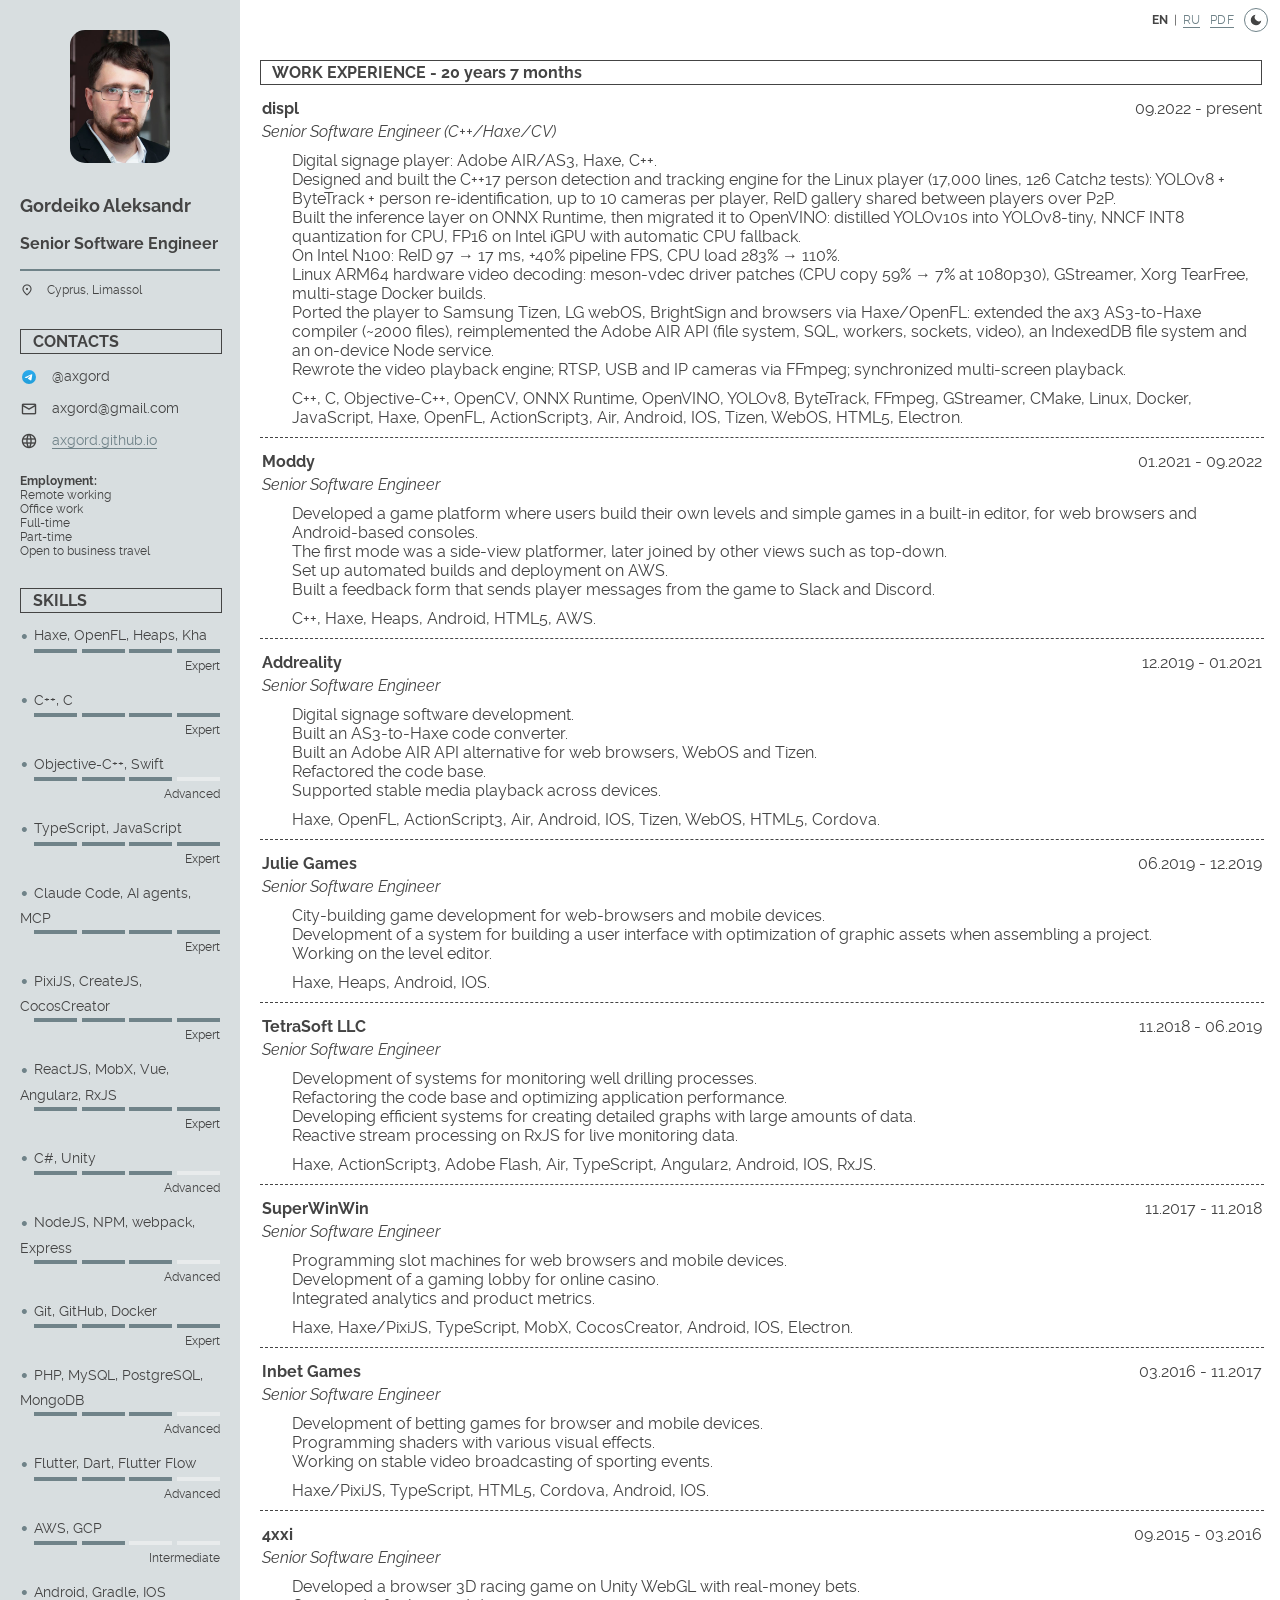
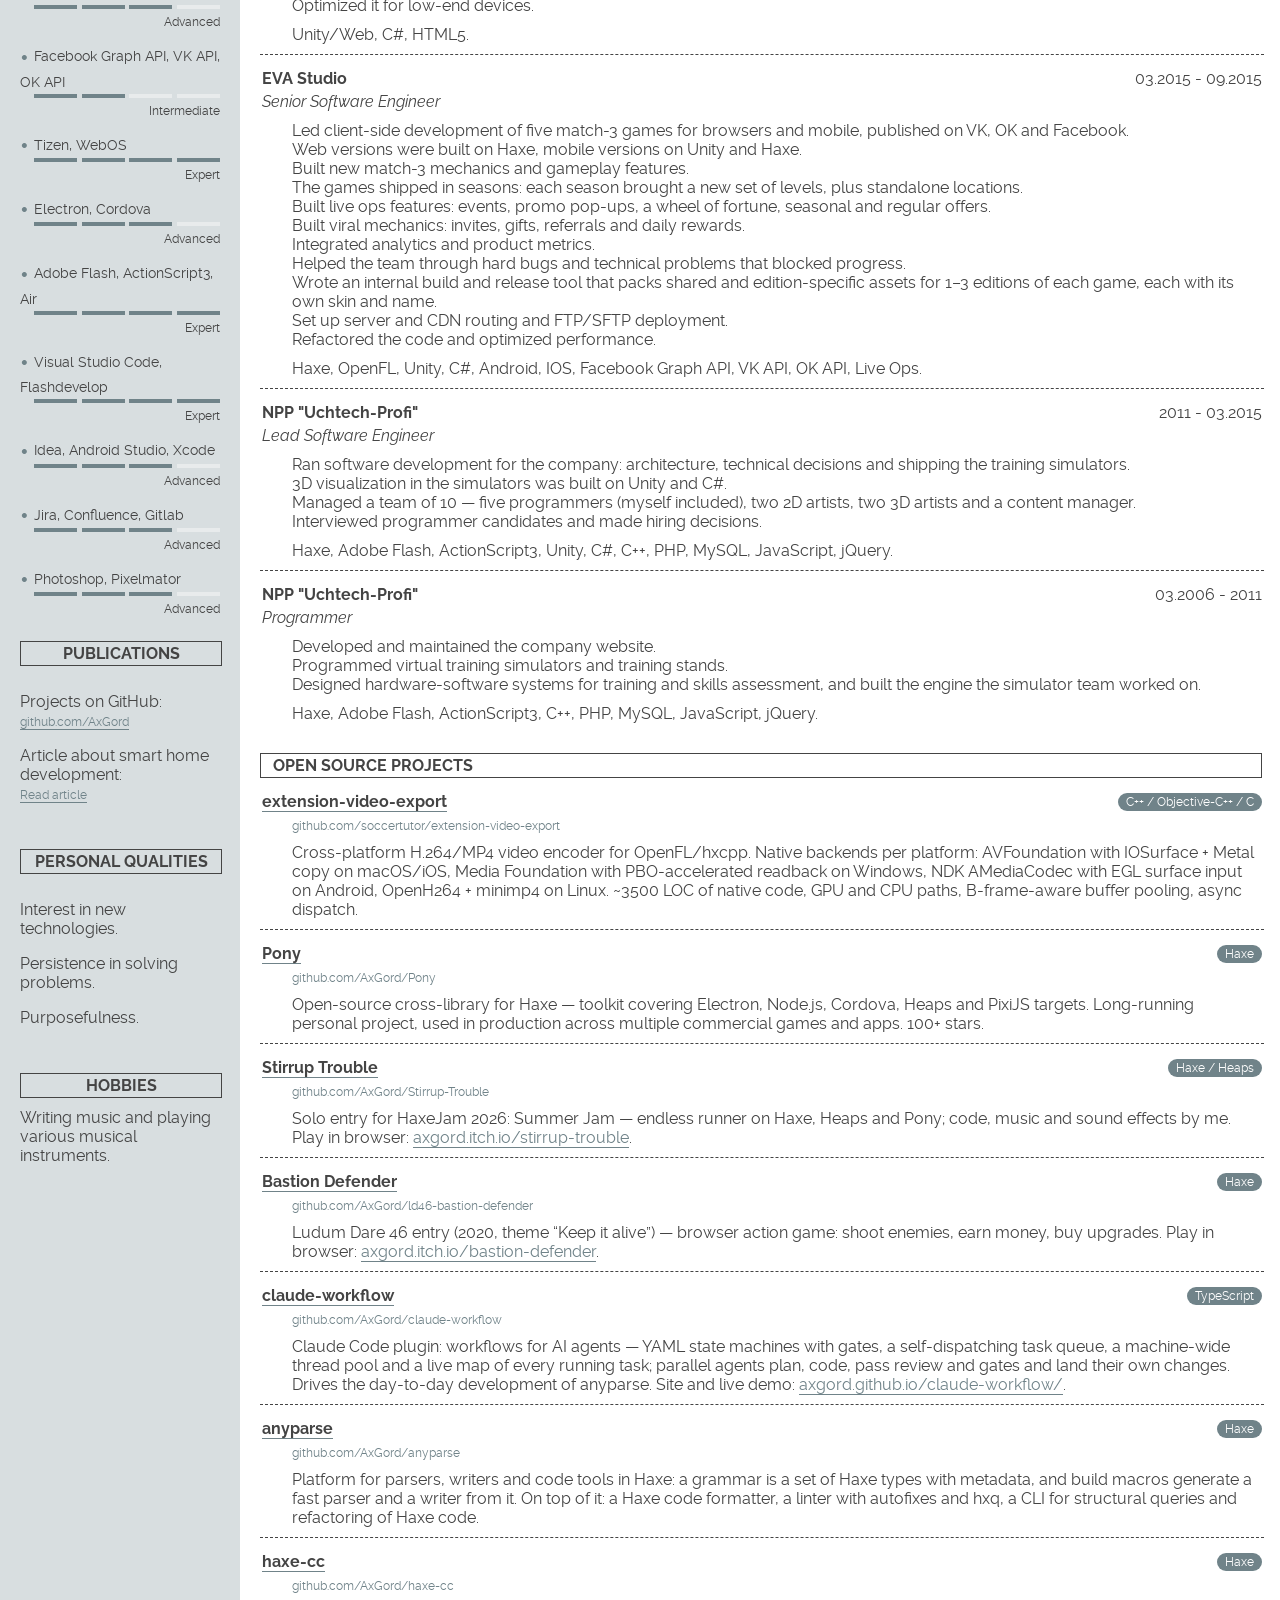
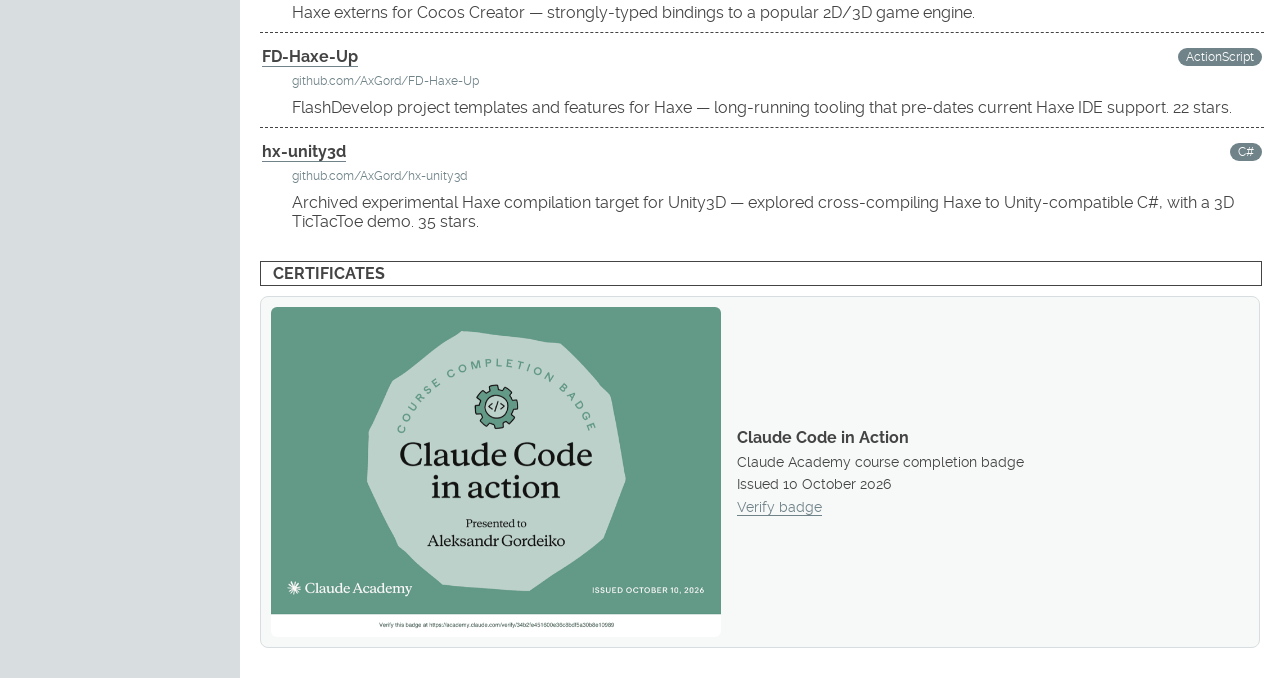
<file: cv/index.html>
<!DOCTYPE html>
<html lang="en" class="web">

	<head>
		<title>Gordeiko Aleksandr — CV</title>
		<meta charset="UTF-8"/>
		
		<meta name="viewport" content="width=device-width, initial-scale=1"/>
		<meta name="robots" content="noindex"/>
		<meta name="description" content="Senior Software Engineer — Gordeiko Aleksandr. CV: experience, skills, open source."/>
		<link rel="icon" href="data:image/svg+xml,%3Csvg xmlns='http://www.w3.org/2000/svg' viewBox='0 0 32 32'%3E%3Crect width='32' height='32' rx='6' fill='%23708389'/%3E%3Ctext x='16' y='22' font-family='sans-serif' font-size='16' font-weight='bold' text-anchor='middle' fill='white'%3EAG%3C/text%3E%3C/svg%3E"/>
		<meta property="og:type" content="website"/>
		<meta property="og:site_name" content="Alexander Gordeyko"/>
		<meta property="og:title" content="Gordeiko Aleksandr — CV"/>
		<meta property="og:description" content="Senior Software Engineer — Gordeiko Aleksandr. CV: experience, skills, open source."/>
		<meta property="og:url" content="https://axgord.github.io/cv/"/>
		<meta property="og:image" content="https://axgord.github.io/img/og-cv.png"/>
		<meta property="og:image:width" content="1200"/>
		<meta property="og:image:height" content="630"/>
		<meta property="og:image:alt" content="Gordeiko Aleksandr — Curriculum Vitae"/>
		<meta name="twitter:card" content="summary_large_image"/>
		<meta name="twitter:title" content="Gordeiko Aleksandr — CV"/>
		<meta name="twitter:description" content="Senior Software Engineer — Gordeiko Aleksandr. CV: experience, skills, open source."/>
		<meta name="twitter:image" content="https://axgord.github.io/img/og-cv.png"/>
		<script>try { var t = localStorage.getItem('theme'); if (t === 'light' || t === 'dark') document.documentElement.setAttribute('data-theme', t); } catch (e) {}</script>
		
		<link rel="stylesheet" href="styles.css"/>
	</head>

	<body>
		
		<nav class="langswitch"><b>EN</b> | <a href="/cv/ru/">RU</a> <a class="pdf-link" href="/cv/cv.pdf">PDF</a><button class="theme-toggle" type="button" aria-label="Toggle light/dark theme" title="Toggle light/dark theme"><svg class="i-moon" viewBox="0 0 24 24" width="14" height="14" fill="currentColor" aria-hidden="true"><path d="M21 12.8A9 9 0 1 1 11.2 3a7 7 0 0 0 9.8 9.8Z"/></svg><svg class="i-sun" viewBox="0 0 24 24" width="14" height="14" fill="none" stroke="currentColor" stroke-width="2" stroke-linecap="round" aria-hidden="true"><circle cx="12" cy="12" r="4" fill="currentColor"/><path d="M12 2v2M12 20v2M4.9 4.9l1.4 1.4M17.7 17.7l1.4 1.4M2 12h2M20 12h2M4.9 19.1l1.4-1.4M17.7 6.3l1.4-1.4"/></svg></button></nav>
		
		<div class="panel">
			<img src="photo.jpg" alt="photo"/>
			<div class="title">
				<p class="name">Gordeiko Aleksandr</p>
				<p>Senior Software Engineer</p>
			</div>
			<div class="info">
				<p><span class="material-symbols-outlined">location_on</span> Cyprus, Limassol</p>
				
			</div>
			<div class="header">CONTACTS</div>
			<div class="contact">
				
				<p><span class="telegram"></span> @axgord</p>
				<p><span class="material-symbols-outlined">mail</span> axgord@gmail.com</p>
				<p><span class="material-symbols-outlined">language</span> <a href="https://axgord.github.io/">axgord.github.io</a></p>
			</div>
			<div class="term">
				
				<p class="sub">Employment:</p>
				
				<p>Remote working</p>
				
				<p>Office work</p>
				
				<p>Full-time</p>
				
				<p>Part-time</p>
				
				<p>Open to business travel</p>
				
			</div>
			<div class="header">SKILLS</div>
			
			<ul>
				<li>
					<span>Haxe, OpenFL, Heaps, Kha</span>
					<div>
						<span class="on"></span>
						<span class="on"></span>
						<span class="on"></span>
						<span class="on"></span>
					</div>
					<span class="desc">Expert</span>
				</li>
			</ul>
			
			<ul>
				<li>
					<span>C++, C</span>
					<div>
						<span class="on"></span>
						<span class="on"></span>
						<span class="on"></span>
						<span class="on"></span>
					</div>
					<span class="desc">Expert</span>
				</li>
			</ul>
			
			<ul>
				<li>
					<span>Objective-C++, Swift</span>
					<div>
						<span class="on"></span>
						<span class="on"></span>
						<span class="on"></span>
						<span class="off"></span>
					</div>
					<span class="desc">Advanced</span>
				</li>
			</ul>
			
			<ul>
				<li>
					<span>TypeScript, JavaScript</span>
					<div>
						<span class="on"></span>
						<span class="on"></span>
						<span class="on"></span>
						<span class="on"></span>
					</div>
					<span class="desc">Expert</span>
				</li>
			</ul>
			
			<ul>
				<li>
					<span>Claude Code, AI agents, MCP</span>
					<div>
						<span class="on"></span>
						<span class="on"></span>
						<span class="on"></span>
						<span class="on"></span>
					</div>
					<span class="desc">Expert</span>
				</li>
			</ul>
			
			<ul>
				<li>
					<span>PixiJS, CreateJS, CocosCreator</span>
					<div>
						<span class="on"></span>
						<span class="on"></span>
						<span class="on"></span>
						<span class="on"></span>
					</div>
					<span class="desc">Expert</span>
				</li>
			</ul>
			
			<ul>
				<li>
					<span>ReactJS, MobX, Vue, Angular2, RxJS</span>
					<div>
						<span class="on"></span>
						<span class="on"></span>
						<span class="on"></span>
						<span class="on"></span>
					</div>
					<span class="desc">Expert</span>
				</li>
			</ul>
			
			<ul>
				<li>
					<span>C#, Unity</span>
					<div>
						<span class="on"></span>
						<span class="on"></span>
						<span class="on"></span>
						<span class="off"></span>
					</div>
					<span class="desc">Advanced</span>
				</li>
			</ul>
			
			<ul>
				<li>
					<span>NodeJS, NPM, webpack, Express</span>
					<div>
						<span class="on"></span>
						<span class="on"></span>
						<span class="on"></span>
						<span class="off"></span>
					</div>
					<span class="desc">Advanced</span>
				</li>
			</ul>
			
			<ul>
				<li>
					<span>Git, GitHub, Docker</span>
					<div>
						<span class="on"></span>
						<span class="on"></span>
						<span class="on"></span>
						<span class="on"></span>
					</div>
					<span class="desc">Expert</span>
				</li>
			</ul>
			
			<ul>
				<li>
					<span>PHP, MySQL, PostgreSQL, MongoDB</span>
					<div>
						<span class="on"></span>
						<span class="on"></span>
						<span class="on"></span>
						<span class="off"></span>
					</div>
					<span class="desc">Advanced</span>
				</li>
			</ul>
			
			<ul>
				<li>
					<span>Flutter, Dart, Flutter Flow</span>
					<div>
						<span class="on"></span>
						<span class="on"></span>
						<span class="on"></span>
						<span class="off"></span>
					</div>
					<span class="desc">Advanced</span>
				</li>
			</ul>
			
			<ul>
				<li>
					<span>AWS, GCP</span>
					<div>
						<span class="on"></span>
						<span class="on"></span>
						<span class="off"></span>
						<span class="off"></span>
					</div>
					<span class="desc">Intermediate</span>
				</li>
			</ul>
			
			<ul>
				<li>
					<span>Android, Gradle, IOS</span>
					<div>
						<span class="on"></span>
						<span class="on"></span>
						<span class="on"></span>
						<span class="off"></span>
					</div>
					<span class="desc">Advanced</span>
				</li>
			</ul>
			
			<ul>
				<li>
					<span>Facebook Graph API, VK API, OK API</span>
					<div>
						<span class="on"></span>
						<span class="on"></span>
						<span class="off"></span>
						<span class="off"></span>
					</div>
					<span class="desc">Intermediate</span>
				</li>
			</ul>
			
			<ul>
				<li>
					<span>Tizen, WebOS</span>
					<div>
						<span class="on"></span>
						<span class="on"></span>
						<span class="on"></span>
						<span class="on"></span>
					</div>
					<span class="desc">Expert</span>
				</li>
			</ul>
			
			<ul>
				<li>
					<span>Electron, Cordova</span>
					<div>
						<span class="on"></span>
						<span class="on"></span>
						<span class="on"></span>
						<span class="off"></span>
					</div>
					<span class="desc">Advanced</span>
				</li>
			</ul>
			
			<ul>
				<li>
					<span>Adobe Flash, ActionScript3, Air</span>
					<div>
						<span class="on"></span>
						<span class="on"></span>
						<span class="on"></span>
						<span class="on"></span>
					</div>
					<span class="desc">Expert</span>
				</li>
			</ul>
			
			<ul>
				<li>
					<span>Visual Studio Code, Flashdevelop</span>
					<div>
						<span class="on"></span>
						<span class="on"></span>
						<span class="on"></span>
						<span class="on"></span>
					</div>
					<span class="desc">Expert</span>
				</li>
			</ul>
			
			<ul>
				<li>
					<span>Idea, Android Studio, Xcode</span>
					<div>
						<span class="on"></span>
						<span class="on"></span>
						<span class="on"></span>
						<span class="off"></span>
					</div>
					<span class="desc">Advanced</span>
				</li>
			</ul>
			
			<ul>
				<li>
					<span>Jira, Confluence, Gitlab</span>
					<div>
						<span class="on"></span>
						<span class="on"></span>
						<span class="on"></span>
						<span class="off"></span>
					</div>
					<span class="desc">Advanced</span>
				</li>
			</ul>
			
			<ul>
				<li>
					<span>Photoshop, Pixelmator</span>
					<div>
						<span class="on"></span>
						<span class="on"></span>
						<span class="on"></span>
						<span class="off"></span>
					</div>
					<span class="desc">Advanced</span>
				</li>
			</ul>
			
			
			<div class="sidebar-section publications">
				<div class="header">PUBLICATIONS</div>
				<div class="text"><p>Projects on GitHub: <a href="https://github.com/AxGord">github.com/AxGord</a></p><p>Article about smart home development:<br/><a href="https://web.archive.org/web/20170304013447/https://www.ibm.com/developerworks/ru/library/os-smart_home/index.html">Read article</a></p></div>
			</div>
			
			<div class="sidebar-section qualities">
				<div class="header">PERSONAL QUALITIES</div>
				<div class="text"><p>Interest in new technologies.</p><p>Persistence in solving problems.</p><p>Purposefulness.</p></div>
			</div>
			
			<div class="sidebar-section hobbies">
				<div class="header">HOBBIES</div>
				<div class="text">Writing music and playing various musical instruments.</div>
			</div>
			
		</div>
		<div class="content">
			<div class="header">WORK EXPERIENCE - 20 years 7 months</div>
			<div class="experience">
				
				<div class="exp">
					<div class="top">
						<div class="company">displ</div>
						<div class="date">09.2022 - present</div>
					</div>
					<div class="position">Senior Software Engineer (C++/Haxe/CV)</div>
					<div class="description">Digital signage player: Adobe AIR/AS3, Haxe, C++.<br/> Designed and built the C++17 person detection and tracking engine for the Linux player (17,000 lines, 126 Catch2 tests): YOLOv8 + ByteTrack + person re-identification, up to 10 cameras per player, ReID gallery shared between players over P2P.<br/> Built the inference layer on ONNX Runtime, then migrated it to OpenVINO: distilled YOLOv10s into YOLOv8-tiny, NNCF INT8 quantization for CPU, FP16 on Intel iGPU with automatic CPU fallback.<br/> On Intel N100: ReID 97 → 17 ms, +40% pipeline FPS, CPU load 283% → 110%.<br/> Linux ARM64 hardware video decoding: meson-vdec driver patches (CPU copy 59% → 7% at 1080p30), GStreamer, Xorg TearFree, multi-stage Docker builds.<br/> Ported the player to Samsung Tizen, LG webOS, BrightSign and browsers via Haxe/OpenFL: extended the ax3 AS3-to-Haxe compiler (~2000 files), reimplemented the Adobe AIR API (file system, SQL, workers, sockets, video), an IndexedDB file system and an on-device Node service.<br/> Rewrote the video playback engine; RTSP, USB and IP cameras via FFmpeg; synchronized multi-screen playback.</div>
					<div class="skill">C++, C, Objective-C++, OpenCV, ONNX Runtime, OpenVINO, YOLOv8, ByteTrack, FFmpeg, GStreamer, CMake, Linux, Docker, JavaScript, Haxe, OpenFL, ActionScript3, Air, Android, IOS, Tizen, WebOS, HTML5, Electron.</div>
				</div>
				
				<div class="exp">
					<div class="top">
						<div class="company">Moddy</div>
						<div class="date">01.2021 - 09.2022</div>
					</div>
					<div class="position">Senior Software Engineer</div>
					<div class="description">Developed a game platform where users build their own levels and simple games in a built-in editor, for web browsers and Android-based consoles.<br/> The first mode was a side-view platformer, later joined by other views such as top-down.<br/> Set up automated builds and deployment on AWS.<br/> Built a feedback form that sends player messages from the game to Slack and Discord.</div>
					<div class="skill">C++, Haxe, Heaps, Android, HTML5, AWS.</div>
				</div>
				
				<div class="exp">
					<div class="top">
						<div class="company">Addreality</div>
						<div class="date">12.2019 - 01.2021</div>
					</div>
					<div class="position">Senior Software Engineer</div>
					<div class="description">Digital signage software development.<br/> Built an AS3-to-Haxe code converter.<br/> Built an Adobe AIR API alternative for web browsers, WebOS and Tizen.<br/> Refactored the code base.<br/> Supported stable media playback across devices.</div>
					<div class="skill">Haxe, OpenFL, ActionScript3, Air, Android, IOS, Tizen, WebOS, HTML5, Cordova.</div>
				</div>
				
				<div class="exp">
					<div class="top">
						<div class="company">Julie Games</div>
						<div class="date">06.2019 - 12.2019</div>
					</div>
					<div class="position">Senior Software Engineer</div>
					<div class="description">City-building game development for web-browsers and mobile devices.<br/> Development of a system for building a user interface with optimization of graphic assets when assembling a project.<br/> Working on the level editor.</div>
					<div class="skill">Haxe, Heaps, Android, IOS.</div>
				</div>
				
				<div class="exp">
					<div class="top">
						<div class="company">TetraSoft LLC</div>
						<div class="date">11.2018 - 06.2019</div>
					</div>
					<div class="position">Senior Software Engineer</div>
					<div class="description">Development of systems for monitoring well drilling processes.<br/> Refactoring the code base and optimizing application performance.<br/> Developing efficient systems for creating detailed graphs with large amounts of data.<br/> Reactive stream processing on RxJS for live monitoring data.</div>
					<div class="skill">Haxe, ActionScript3, Adobe Flash, Air, TypeScript, Angular2, Android, IOS, RxJS.</div>
				</div>
				
				<div class="exp">
					<div class="top">
						<div class="company">SuperWinWin</div>
						<div class="date">11.2017 - 11.2018</div>
					</div>
					<div class="position">Senior Software Engineer</div>
					<div class="description">Programming slot machines for web browsers and mobile devices.<br/> Development of a gaming lobby for online casino.<br/> Integrated analytics and product metrics.</div>
					<div class="skill">Haxe, Haxe/PixiJS, TypeScript, MobX, CocosCreator, Android, IOS, Electron.</div>
				</div>
				
				<div class="exp">
					<div class="top">
						<div class="company">Inbet Games</div>
						<div class="date">03.2016 - 11.2017</div>
					</div>
					<div class="position">Senior Software Engineer</div>
					<div class="description">Development of betting games for browser and mobile devices.<br/> Programming shaders with various visual effects.<br/> Working on stable video broadcasting of sporting events.</div>
					<div class="skill">Haxe/PixiJS, TypeScript, HTML5, Cordova, Android, IOS.</div>
				</div>
				
				<div class="exp">
					<div class="top">
						<div class="company">4xxi</div>
						<div class="date">09.2015 - 03.2016</div>
					</div>
					<div class="position">Senior Software Engineer</div>
					<div class="description">Developed a browser 3D racing game on Unity WebGL with real-money bets.<br/> Optimized it for low-end devices.</div>
					<div class="skill">Unity/Web, C#, HTML5.</div>
				</div>
				
				<div class="exp">
					<div class="top">
						<div class="company">EVA Studio</div>
						<div class="date">03.2015 - 09.2015</div>
					</div>
					<div class="position">Senior Software Engineer</div>
					<div class="description">Led client-side development of five match-3 games for browsers and mobile, published on VK, OK and Facebook.<br/> Web versions were built on Haxe, mobile versions on Unity and Haxe.<br/> Built new match-3 mechanics and gameplay features.<br/> The games shipped in seasons: each season brought a new set of levels, plus standalone locations.<br/> Built live ops features: events, promo pop-ups, a wheel of fortune, seasonal and regular offers.<br/> Built viral mechanics: invites, gifts, referrals and daily rewards.<br/> Integrated analytics and product metrics.<br/> Helped the team through hard bugs and technical problems that blocked progress.<br/> Wrote an internal build and release tool that packs shared and edition-specific assets for 1–3 editions of each game, each with its own skin and name.<br/> Set up server and CDN routing and FTP/SFTP deployment.<br/> Refactored the code and optimized performance.</div>
					<div class="skill">Haxe, OpenFL, Unity, C#, Android, IOS, Facebook Graph API, VK API, OK API, Live Ops.</div>
				</div>
				
				<div class="exp">
					<div class="top">
						<div class="company">NPP "Uchtech-Profi"</div>
						<div class="date">2011 - 03.2015</div>
					</div>
					<div class="position">Lead Software Engineer</div>
					<div class="description">Ran software development for the company: architecture, technical decisions and shipping the training simulators.<br/> 3D visualization in the simulators was built on Unity and C#.<br/> Managed a team of 10 — five programmers (myself included), two 2D artists, two 3D artists and a content manager.<br/> Interviewed programmer candidates and made hiring decisions.</div>
					<div class="skill">Haxe, Adobe Flash, ActionScript3, Unity, C#, C++, PHP, MySQL, JavaScript, jQuery.</div>
				</div>
				
				<div class="exp">
					<div class="top">
						<div class="company">NPP "Uchtech-Profi"</div>
						<div class="date">03.2006 - 2011</div>
					</div>
					<div class="position">Programmer</div>
					<div class="description">Developed and maintained the company website.<br/> Programmed virtual training simulators and training stands.<br/> Designed hardware-software systems for training and skills assessment, and built the engine the simulator team worked on.</div>
					<div class="skill">Haxe, Adobe Flash, ActionScript3, C++, PHP, MySQL, JavaScript, jQuery.</div>
				</div>
				
			</div>

			<div class="header">OPEN SOURCE PROJECTS</div>
			<div class="github">
				
				<div class="repo">
					<div class="top">
						<div class="company"><a href="https://github.com/soccertutor/extension-video-export">extension-video-export</a></div>
						<div class="lang">C++ / Objective-C++ / C</div>
					</div>
					<div class="url"><a href="https://github.com/soccertutor/extension-video-export">github.com/soccertutor/extension-video-export</a></div>
					<div class="description">Cross-platform H.264/MP4 video encoder for OpenFL/hxcpp. Native backends per platform: AVFoundation with IOSurface + Metal copy on macOS/iOS, Media Foundation with PBO-accelerated readback on Windows, NDK AMediaCodec with EGL surface input on Android, OpenH264 + minimp4 on Linux. ~3500 LOC of native code, GPU and CPU paths, B-frame-aware buffer pooling, async dispatch.</div>
				</div>
				
				<div class="repo">
					<div class="top">
						<div class="company"><a href="https://github.com/AxGord/Pony">Pony</a></div>
						<div class="lang">Haxe</div>
					</div>
					<div class="url"><a href="https://github.com/AxGord/Pony">github.com/AxGord/Pony</a></div>
					<div class="description">Open-source cross-library for Haxe — toolkit covering Electron, Node.js, Cordova, Heaps and PixiJS targets. Long-running personal project, used in production across multiple commercial games and apps. 100+ stars.</div>
				</div>
				
				<div class="repo">
					<div class="top">
						<div class="company"><a href="https://github.com/AxGord/Stirrup-Trouble">Stirrup Trouble</a></div>
						<div class="lang">Haxe / Heaps</div>
					</div>
					<div class="url"><a href="https://github.com/AxGord/Stirrup-Trouble">github.com/AxGord/Stirrup-Trouble</a></div>
					<div class="description">Solo entry for HaxeJam 2026: Summer Jam — endless runner on Haxe, Heaps and Pony; code, music and sound effects by me. Play in browser: <a href="https://axgord.itch.io/stirrup-trouble">axgord.itch.io/stirrup-trouble</a>.</div>
				</div>
				
				<div class="repo">
					<div class="top">
						<div class="company"><a href="https://github.com/AxGord/ld46-bastion-defender">Bastion Defender</a></div>
						<div class="lang">Haxe</div>
					</div>
					<div class="url"><a href="https://github.com/AxGord/ld46-bastion-defender">github.com/AxGord/ld46-bastion-defender</a></div>
					<div class="description">Ludum Dare 46 entry (2020, theme “Keep it alive”) — browser action game: shoot enemies, earn money, buy upgrades. Play in browser: <a href="https://axgord.itch.io/bastion-defender">axgord.itch.io/bastion-defender</a>.</div>
				</div>
				
				<div class="repo">
					<div class="top">
						<div class="company"><a href="https://github.com/AxGord/claude-workflow">claude-workflow</a></div>
						<div class="lang">TypeScript</div>
					</div>
					<div class="url"><a href="https://github.com/AxGord/claude-workflow">github.com/AxGord/claude-workflow</a></div>
					<div class="description">Claude Code plugin: workflows for AI agents — YAML state machines with gates, a self-dispatching task queue, a machine-wide thread pool and a live map of every running task; parallel agents plan, code, pass review and gates and land their own changes. Drives the day-to-day development of anyparse. Site and live demo: <a href="https://axgord.github.io/claude-workflow/">axgord.github.io/claude-workflow/</a>.</div>
				</div>
				
				<div class="repo">
					<div class="top">
						<div class="company"><a href="https://github.com/AxGord/anyparse">anyparse</a></div>
						<div class="lang">Haxe</div>
					</div>
					<div class="url"><a href="https://github.com/AxGord/anyparse">github.com/AxGord/anyparse</a></div>
					<div class="description">Platform for parsers, writers and code tools in Haxe: a grammar is a set of Haxe types with metadata, and build macros generate a fast parser and a writer from it. On top of it: a Haxe code formatter, a linter with autofixes and hxq, a CLI for structural queries and refactoring of Haxe code.</div>
				</div>
				
				<div class="repo">
					<div class="top">
						<div class="company"><a href="https://github.com/AxGord/haxe-cc">haxe-cc</a></div>
						<div class="lang">Haxe</div>
					</div>
					<div class="url"><a href="https://github.com/AxGord/haxe-cc">github.com/AxGord/haxe-cc</a></div>
					<div class="description">Haxe externs for Cocos Creator — strongly-typed bindings to a popular 2D/3D game engine.</div>
				</div>
				
				<div class="repo">
					<div class="top">
						<div class="company"><a href="https://github.com/AxGord/FD-Haxe-Up">FD-Haxe-Up</a></div>
						<div class="lang">ActionScript</div>
					</div>
					<div class="url"><a href="https://github.com/AxGord/FD-Haxe-Up">github.com/AxGord/FD-Haxe-Up</a></div>
					<div class="description">FlashDevelop project templates and features for Haxe — long-running tooling that pre-dates current Haxe IDE support. 22 stars.</div>
				</div>
				
				<div class="repo">
					<div class="top">
						<div class="company"><a href="https://github.com/AxGord/hx-unity3d">hx-unity3d</a></div>
						<div class="lang">C#</div>
					</div>
					<div class="url"><a href="https://github.com/AxGord/hx-unity3d">github.com/AxGord/hx-unity3d</a></div>
					<div class="description">Archived experimental Haxe compilation target for Unity3D — explored cross-compiling Haxe to Unity-compatible C#, with a 3D TicTacToe demo. 35 stars.</div>
				</div>
				
			</div>

			
			<div class="header">CERTIFICATES</div>
			<div class="text"><div class="certificate-card"><a href="https://academy.claude.com/verify/34b2fe451600e36c8bdf5a30b8e10989"><img src="claude_code_badge.png" alt="Claude Academy - Claude Code in Action completion badge"></a><div class="certificate-copy"><strong>Claude Code in Action</strong><br/>Claude Academy course completion badge<br/>Issued 10 October 2026<br/><a href="https://academy.claude.com/verify/34b2fe451600e36c8bdf5a30b8e10989">Verify badge</a></div></div></div>
			
		</div>
		
		<script>
			document.querySelector('.theme-toggle').addEventListener('click', function () {
				var r = document.documentElement, a = r.getAttribute('data-theme');
				var dark = a ? a === 'dark' : window.matchMedia('(prefers-color-scheme: dark)').matches;
				var n = dark ? 'light' : 'dark';
				r.setAttribute('data-theme', n);
				try { localStorage.setItem('theme', n); } catch (e) {}
			});
		</script>
		
	</body>

</html>
</file>
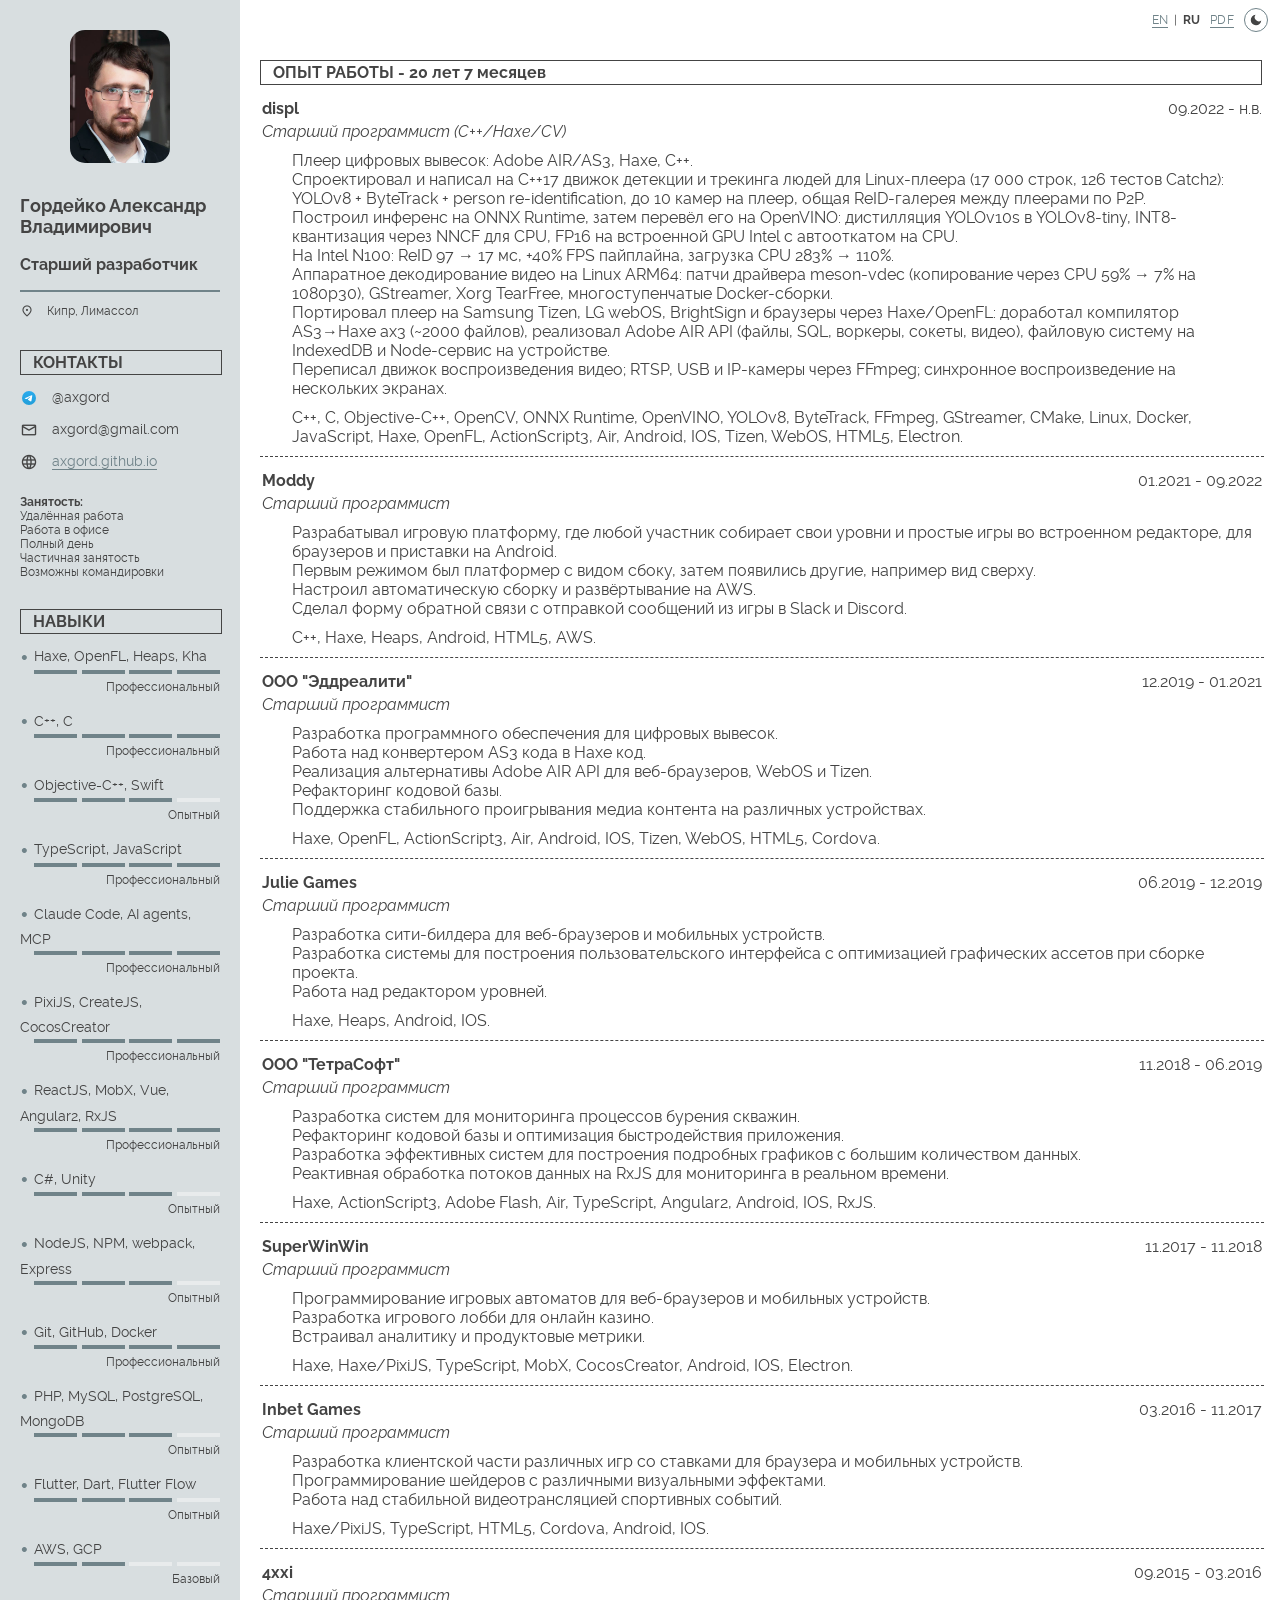
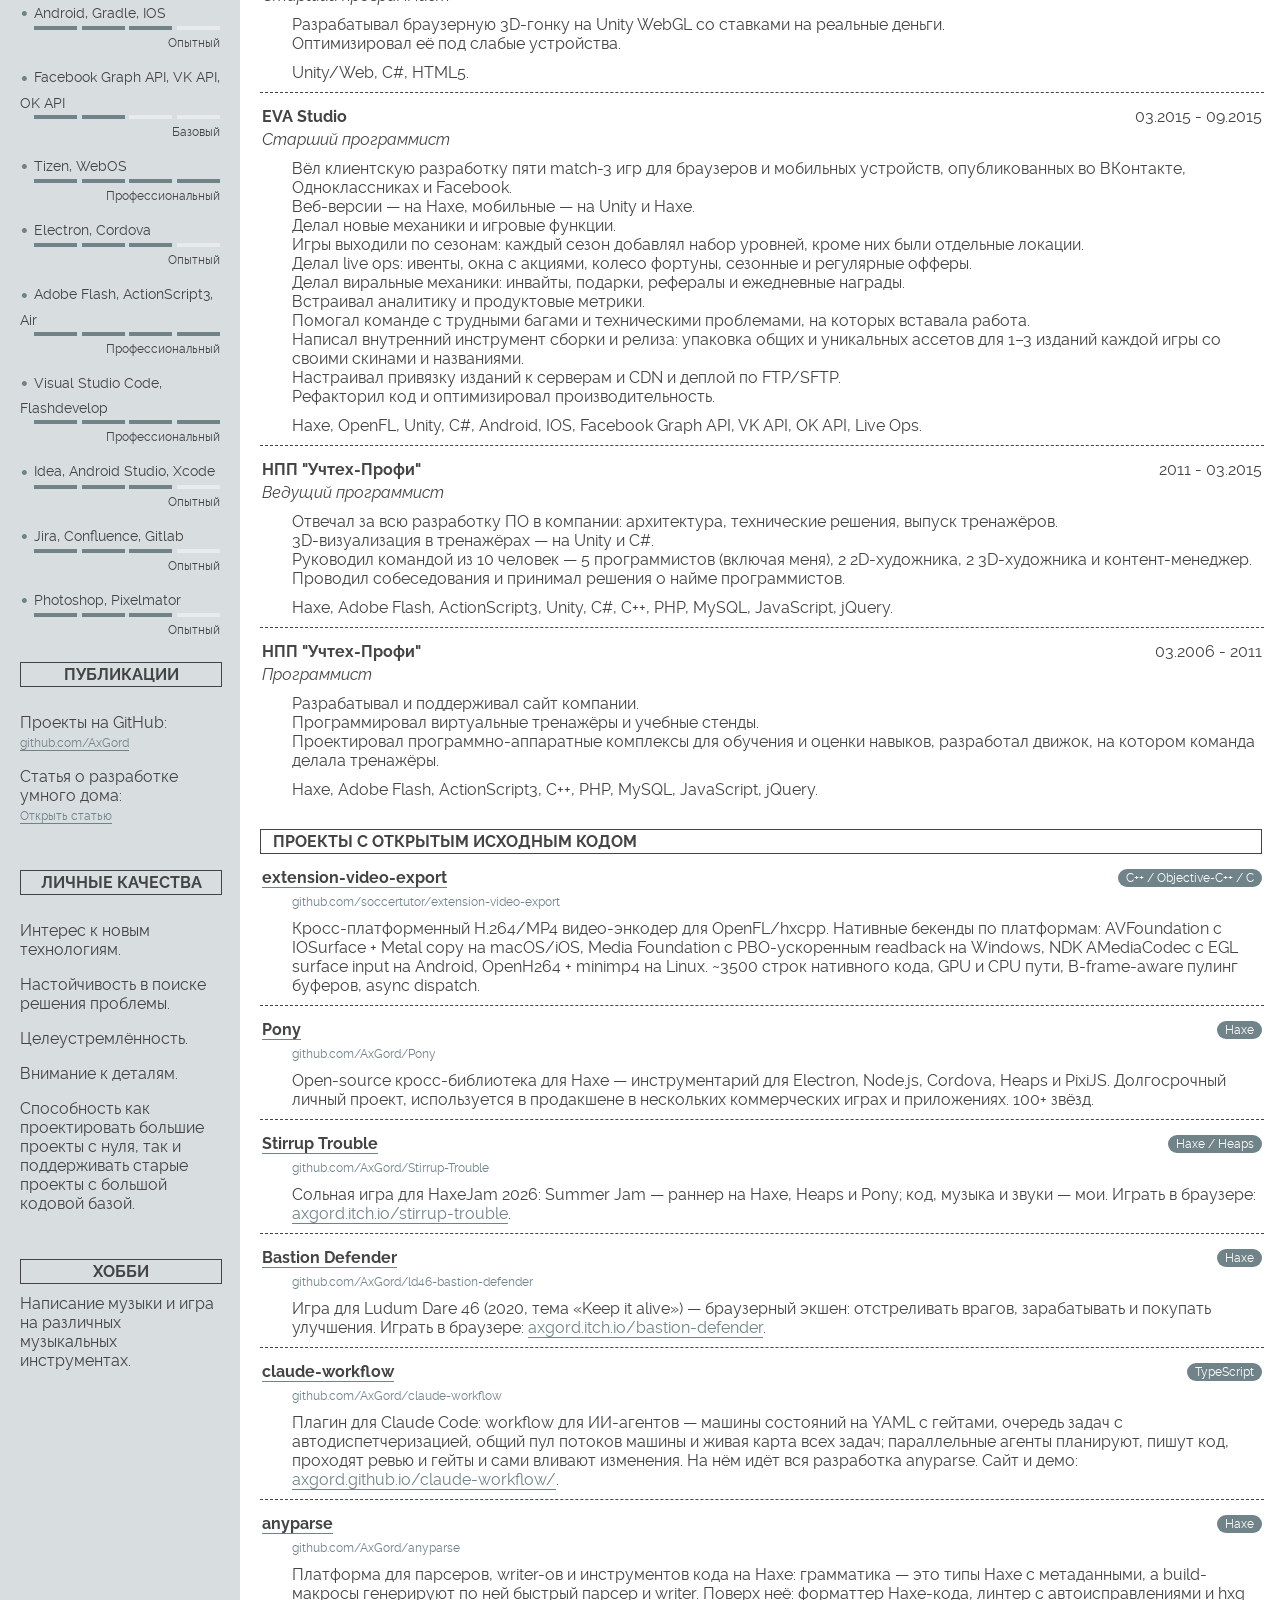
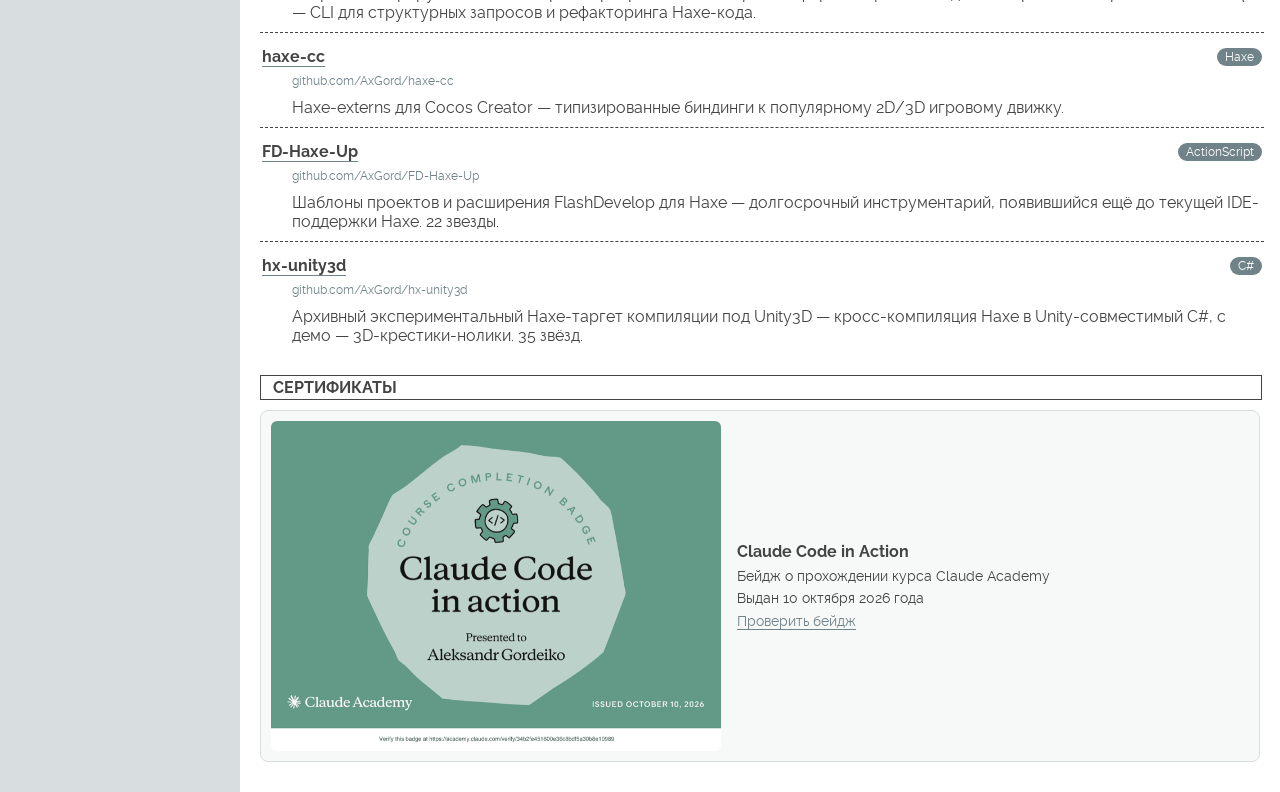
<file: cv/ru/index.html>
<!DOCTYPE html>
<html lang="en" class="web">

	<head>
		<title>Гордейко Александр — Резюме</title>
		<meta charset="UTF-8"/>
		
		<meta name="viewport" content="width=device-width, initial-scale=1"/>
		<meta name="robots" content="noindex"/>
		<meta name="description" content="Старший разработчик — Гордейко Александр. Резюме: опыт, навыки, open source."/>
		<link rel="icon" href="data:image/svg+xml,%3Csvg xmlns='http://www.w3.org/2000/svg' viewBox='0 0 32 32'%3E%3Crect width='32' height='32' rx='6' fill='%23708389'/%3E%3Ctext x='16' y='22' font-family='sans-serif' font-size='16' font-weight='bold' text-anchor='middle' fill='white'%3EAG%3C/text%3E%3C/svg%3E"/>
		<meta property="og:type" content="website"/>
		<meta property="og:site_name" content="Alexander Gordeyko"/>
		<meta property="og:title" content="Гордейко Александр — Резюме"/>
		<meta property="og:description" content="Старший разработчик — Гордейко Александр. Резюме: опыт, навыки, open source."/>
		<meta property="og:url" content="https://axgord.github.io/cv/ru/"/>
		<meta property="og:image" content="https://axgord.github.io/img/og-cv-ru.png"/>
		<meta property="og:image:width" content="1200"/>
		<meta property="og:image:height" content="630"/>
		<meta property="og:image:alt" content="Гордейко Александр — Резюме"/>
		<meta name="twitter:card" content="summary_large_image"/>
		<meta name="twitter:title" content="Гордейко Александр — Резюме"/>
		<meta name="twitter:description" content="Старший разработчик — Гордейко Александр. Резюме: опыт, навыки, open source."/>
		<meta name="twitter:image" content="https://axgord.github.io/img/og-cv-ru.png"/>
		<script>try { var t = localStorage.getItem('theme'); if (t === 'light' || t === 'dark') document.documentElement.setAttribute('data-theme', t); } catch (e) {}</script>
		
		<link rel="stylesheet" href="styles.css"/>
	</head>

	<body>
		
		<nav class="langswitch"><a href="/cv/">EN</a> | <b>RU</b> <a class="pdf-link" href="/cv/cv_ru.pdf">PDF</a><button class="theme-toggle" type="button" aria-label="Toggle light/dark theme" title="Toggle light/dark theme"><svg class="i-moon" viewBox="0 0 24 24" width="14" height="14" fill="currentColor" aria-hidden="true"><path d="M21 12.8A9 9 0 1 1 11.2 3a7 7 0 0 0 9.8 9.8Z"/></svg><svg class="i-sun" viewBox="0 0 24 24" width="14" height="14" fill="none" stroke="currentColor" stroke-width="2" stroke-linecap="round" aria-hidden="true"><circle cx="12" cy="12" r="4" fill="currentColor"/><path d="M12 2v2M12 20v2M4.9 4.9l1.4 1.4M17.7 17.7l1.4 1.4M2 12h2M20 12h2M4.9 19.1l1.4-1.4M17.7 6.3l1.4-1.4"/></svg></button></nav>
		
		<div class="panel">
			<img src="photo.jpg" alt="photo"/>
			<div class="title">
				<p class="name">Гордейко Александр Владимирович</p>
				<p>Старший разработчик</p>
			</div>
			<div class="info">
				<p><span class="material-symbols-outlined">location_on</span> Кипр, Лимассол</p>
				
			</div>
			<div class="header">КОНТАКТЫ</div>
			<div class="contact">
				
				<p><span class="telegram"></span> @axgord</p>
				<p><span class="material-symbols-outlined">mail</span> axgord@gmail.com</p>
				<p><span class="material-symbols-outlined">language</span> <a href="https://axgord.github.io/">axgord.github.io</a></p>
			</div>
			<div class="term">
				
				<p class="sub">Занятость:</p>
				
				<p>Удалённая работа</p>
				
				<p>Работа в офисе</p>
				
				<p>Полный день</p>
				
				<p>Частичная занятость</p>
				
				<p>Возможны командировки</p>
				
			</div>
			<div class="header">НАВЫКИ</div>
			
			<ul>
				<li>
					<span>Haxe, OpenFL, Heaps, Kha</span>
					<div>
						<span class="on"></span>
						<span class="on"></span>
						<span class="on"></span>
						<span class="on"></span>
					</div>
					<span class="desc">Профессиональный</span>
				</li>
			</ul>
			
			<ul>
				<li>
					<span>C++, C</span>
					<div>
						<span class="on"></span>
						<span class="on"></span>
						<span class="on"></span>
						<span class="on"></span>
					</div>
					<span class="desc">Профессиональный</span>
				</li>
			</ul>
			
			<ul>
				<li>
					<span>Objective-C++, Swift</span>
					<div>
						<span class="on"></span>
						<span class="on"></span>
						<span class="on"></span>
						<span class="off"></span>
					</div>
					<span class="desc">Опытный</span>
				</li>
			</ul>
			
			<ul>
				<li>
					<span>TypeScript, JavaScript</span>
					<div>
						<span class="on"></span>
						<span class="on"></span>
						<span class="on"></span>
						<span class="on"></span>
					</div>
					<span class="desc">Профессиональный</span>
				</li>
			</ul>
			
			<ul>
				<li>
					<span>Claude Code, AI agents, MCP</span>
					<div>
						<span class="on"></span>
						<span class="on"></span>
						<span class="on"></span>
						<span class="on"></span>
					</div>
					<span class="desc">Профессиональный</span>
				</li>
			</ul>
			
			<ul>
				<li>
					<span>PixiJS, CreateJS, CocosCreator</span>
					<div>
						<span class="on"></span>
						<span class="on"></span>
						<span class="on"></span>
						<span class="on"></span>
					</div>
					<span class="desc">Профессиональный</span>
				</li>
			</ul>
			
			<ul>
				<li>
					<span>ReactJS, MobX, Vue, Angular2, RxJS</span>
					<div>
						<span class="on"></span>
						<span class="on"></span>
						<span class="on"></span>
						<span class="on"></span>
					</div>
					<span class="desc">Профессиональный</span>
				</li>
			</ul>
			
			<ul>
				<li>
					<span>C#, Unity</span>
					<div>
						<span class="on"></span>
						<span class="on"></span>
						<span class="on"></span>
						<span class="off"></span>
					</div>
					<span class="desc">Опытный</span>
				</li>
			</ul>
			
			<ul>
				<li>
					<span>NodeJS, NPM, webpack, Express</span>
					<div>
						<span class="on"></span>
						<span class="on"></span>
						<span class="on"></span>
						<span class="off"></span>
					</div>
					<span class="desc">Опытный</span>
				</li>
			</ul>
			
			<ul>
				<li>
					<span>Git, GitHub, Docker</span>
					<div>
						<span class="on"></span>
						<span class="on"></span>
						<span class="on"></span>
						<span class="on"></span>
					</div>
					<span class="desc">Профессиональный</span>
				</li>
			</ul>
			
			<ul>
				<li>
					<span>PHP, MySQL, PostgreSQL, MongoDB</span>
					<div>
						<span class="on"></span>
						<span class="on"></span>
						<span class="on"></span>
						<span class="off"></span>
					</div>
					<span class="desc">Опытный</span>
				</li>
			</ul>
			
			<ul>
				<li>
					<span>Flutter, Dart, Flutter Flow</span>
					<div>
						<span class="on"></span>
						<span class="on"></span>
						<span class="on"></span>
						<span class="off"></span>
					</div>
					<span class="desc">Опытный</span>
				</li>
			</ul>
			
			<ul>
				<li>
					<span>AWS, GCP</span>
					<div>
						<span class="on"></span>
						<span class="on"></span>
						<span class="off"></span>
						<span class="off"></span>
					</div>
					<span class="desc">Базовый</span>
				</li>
			</ul>
			
			<ul>
				<li>
					<span>Android, Gradle, IOS</span>
					<div>
						<span class="on"></span>
						<span class="on"></span>
						<span class="on"></span>
						<span class="off"></span>
					</div>
					<span class="desc">Опытный</span>
				</li>
			</ul>
			
			<ul>
				<li>
					<span>Facebook Graph API, VK API, OK API</span>
					<div>
						<span class="on"></span>
						<span class="on"></span>
						<span class="off"></span>
						<span class="off"></span>
					</div>
					<span class="desc">Базовый</span>
				</li>
			</ul>
			
			<ul>
				<li>
					<span>Tizen, WebOS</span>
					<div>
						<span class="on"></span>
						<span class="on"></span>
						<span class="on"></span>
						<span class="on"></span>
					</div>
					<span class="desc">Профессиональный</span>
				</li>
			</ul>
			
			<ul>
				<li>
					<span>Electron, Cordova</span>
					<div>
						<span class="on"></span>
						<span class="on"></span>
						<span class="on"></span>
						<span class="off"></span>
					</div>
					<span class="desc">Опытный</span>
				</li>
			</ul>
			
			<ul>
				<li>
					<span>Adobe Flash, ActionScript3, Air</span>
					<div>
						<span class="on"></span>
						<span class="on"></span>
						<span class="on"></span>
						<span class="on"></span>
					</div>
					<span class="desc">Профессиональный</span>
				</li>
			</ul>
			
			<ul>
				<li>
					<span>Visual Studio Code, Flashdevelop</span>
					<div>
						<span class="on"></span>
						<span class="on"></span>
						<span class="on"></span>
						<span class="on"></span>
					</div>
					<span class="desc">Профессиональный</span>
				</li>
			</ul>
			
			<ul>
				<li>
					<span>Idea, Android Studio, Xcode</span>
					<div>
						<span class="on"></span>
						<span class="on"></span>
						<span class="on"></span>
						<span class="off"></span>
					</div>
					<span class="desc">Опытный</span>
				</li>
			</ul>
			
			<ul>
				<li>
					<span>Jira, Confluence, Gitlab</span>
					<div>
						<span class="on"></span>
						<span class="on"></span>
						<span class="on"></span>
						<span class="off"></span>
					</div>
					<span class="desc">Опытный</span>
				</li>
			</ul>
			
			<ul>
				<li>
					<span>Photoshop, Pixelmator</span>
					<div>
						<span class="on"></span>
						<span class="on"></span>
						<span class="on"></span>
						<span class="off"></span>
					</div>
					<span class="desc">Опытный</span>
				</li>
			</ul>
			
			
			<div class="sidebar-section publications">
				<div class="header">ПУБЛИКАЦИИ</div>
				<div class="text"><p>Проекты на GitHub: <a href="https://github.com/AxGord">github.com/AxGord</a></p><p>Статья о разработке умного дома:<br/><a href="https://web.archive.org/web/20170304013447/https://www.ibm.com/developerworks/ru/library/os-smart_home/index.html">Открыть статью</a></p></div>
			</div>
			
			<div class="sidebar-section qualities">
				<div class="header">ЛИЧНЫЕ КАЧЕСТВА</div>
				<div class="text"><p>Интерес к новым технологиям.</p><p>Настойчивость в поиске решения проблемы.</p><p>Целеустремлённость.</p><p>Внимание к деталям.</p><p>Способность как проектировать большие проекты с нуля, так и поддерживать старые проекты с большой кодовой базой.</p></div>
			</div>
			
			<div class="sidebar-section hobbies">
				<div class="header">ХОББИ</div>
				<div class="text">Написание музыки и игра на различных музыкальных инструментах.</div>
			</div>
			
		</div>
		<div class="content">
			<div class="header">ОПЫТ РАБОТЫ - 20 лет 7 месяцев</div>
			<div class="experience">
				
				<div class="exp">
					<div class="top">
						<div class="company">displ</div>
						<div class="date">09.2022 - н.в.</div>
					</div>
					<div class="position">Старший программист (C++/Haxe/CV)</div>
					<div class="description">Плеер цифровых вывесок: Adobe AIR/AS3, Haxe, C++.<br/> Спроектировал и написал на C++17 движок детекции и трекинга людей для Linux-плеера (17 000 строк, 126 тестов Catch2): YOLOv8 + ByteTrack + person re-identification, до 10 камер на плеер, общая ReID-галерея между плеерами по P2P.<br/> Построил инференс на ONNX Runtime, затем перевёл его на OpenVINO: дистилляция YOLOv10s в YOLOv8-tiny, INT8-квантизация через NNCF для CPU, FP16 на встроенной GPU Intel с автооткатом на CPU.<br/> На Intel N100: ReID 97 → 17 мс, +40% FPS пайплайна, загрузка CPU 283% → 110%.<br/> Аппаратное декодирование видео на Linux ARM64: патчи драйвера meson-vdec (копирование через CPU 59% → 7% на 1080p30), GStreamer, Xorg TearFree, многоступенчатые Docker-сборки.<br/> Портировал плеер на Samsung Tizen, LG webOS, BrightSign и браузеры через Haxe/OpenFL: доработал компилятор AS3→Haxe ax3 (~2000 файлов), реализовал Adobe AIR API (файлы, SQL, воркеры, сокеты, видео), файловую систему на IndexedDB и Node-сервис на устройстве.<br/> Переписал движок воспроизведения видео; RTSP, USB и IP-камеры через FFmpeg; синхронное воспроизведение на нескольких экранах.</div>
					<div class="skill">C++, C, Objective-C++, OpenCV, ONNX Runtime, OpenVINO, YOLOv8, ByteTrack, FFmpeg, GStreamer, CMake, Linux, Docker, JavaScript, Haxe, OpenFL, ActionScript3, Air, Android, IOS, Tizen, WebOS, HTML5, Electron.</div>
				</div>
				
				<div class="exp">
					<div class="top">
						<div class="company">Moddy</div>
						<div class="date">01.2021 - 09.2022</div>
					</div>
					<div class="position">Старший программист</div>
					<div class="description">Разрабатывал игровую платформу, где любой участник собирает свои уровни и простые игры во встроенном редакторе, для браузеров и приставки на Android.<br/> Первым режимом был платформер с видом сбоку, затем появились другие, например вид сверху.<br/> Настроил автоматическую сборку и развёртывание на AWS.<br/> Сделал форму обратной связи с отправкой сообщений из игры в Slack и Discord.</div>
					<div class="skill">C++, Haxe, Heaps, Android, HTML5, AWS.</div>
				</div>
				
				<div class="exp">
					<div class="top">
						<div class="company">ООО "Эддреалити"</div>
						<div class="date">12.2019 - 01.2021</div>
					</div>
					<div class="position">Старший программист</div>
					<div class="description">Разработка программного обеспечения для цифровых вывесок.<br/> Работа над конвертером AS3 кода в Haxe код.<br/> Реализация альтернативы Adobe AIR API для веб-браузеров, WebOS и Tizen.<br/> Рефакторинг кодовой базы.<br/> Поддержка стабильного проигрывания медиа контента на различных устройствах.</div>
					<div class="skill">Haxe, OpenFL, ActionScript3, Air, Android, IOS, Tizen, WebOS, HTML5, Cordova.</div>
				</div>
				
				<div class="exp">
					<div class="top">
						<div class="company">Julie Games</div>
						<div class="date">06.2019 - 12.2019</div>
					</div>
					<div class="position">Старший программист</div>
					<div class="description">Разработка сити-билдера для веб-браузеров и мобильных устройств.<br/> Разработка системы для построения пользовательского интерфейса с оптимизацией графических ассетов при сборке проекта.<br/> Работа над редактором уровней.</div>
					<div class="skill">Haxe, Heaps, Android, IOS.</div>
				</div>
				
				<div class="exp">
					<div class="top">
						<div class="company">ООО "ТетраСофт"</div>
						<div class="date">11.2018 - 06.2019</div>
					</div>
					<div class="position">Старший программист</div>
					<div class="description">Разработка систем для мониторинга процессов бурения скважин.<br/> Рефакторинг кодовой базы и оптимизация быстродействия приложения.<br/> Разработка эффективных систем для построения подробных графиков с большим количеством данных.<br/> Реактивная обработка потоков данных на RxJS для мониторинга в реальном времени.</div>
					<div class="skill">Haxe, ActionScript3, Adobe Flash, Air, TypeScript, Angular2, Android, IOS, RxJS.</div>
				</div>
				
				<div class="exp">
					<div class="top">
						<div class="company">SuperWinWin</div>
						<div class="date">11.2017 - 11.2018</div>
					</div>
					<div class="position">Старший программист</div>
					<div class="description">Программирование игровых автоматов для веб-браузеров и мобильных устройств.<br/> Разработка игрового лобби для онлайн казино.<br/> Встраивал аналитику и продуктовые метрики.</div>
					<div class="skill">Haxe, Haxe/PixiJS, TypeScript, MobX, CocosCreator, Android, IOS, Electron.</div>
				</div>
				
				<div class="exp">
					<div class="top">
						<div class="company">Inbet Games</div>
						<div class="date">03.2016 - 11.2017</div>
					</div>
					<div class="position">Старший программист</div>
					<div class="description">Разработка клиентской части различных игр со ставками для браузера и мобильных устройств.<br/> Программирование шейдеров с различными визуальными эффектами.<br/> Работа над стабильной видеотрансляцией спортивных событий.</div>
					<div class="skill">Haxe/PixiJS, TypeScript, HTML5, Cordova, Android, IOS.</div>
				</div>
				
				<div class="exp">
					<div class="top">
						<div class="company">4xxi</div>
						<div class="date">09.2015 - 03.2016</div>
					</div>
					<div class="position">Старший программист</div>
					<div class="description">Разрабатывал браузерную 3D-гонку на Unity WebGL со ставками на реальные деньги.<br/> Оптимизировал её под слабые устройства.</div>
					<div class="skill">Unity/Web, C#, HTML5.</div>
				</div>
				
				<div class="exp">
					<div class="top">
						<div class="company">EVA Studio</div>
						<div class="date">03.2015 - 09.2015</div>
					</div>
					<div class="position">Старший программист</div>
					<div class="description">Вёл клиентскую разработку пяти match-3 игр для браузеров и мобильных устройств, опубликованных во ВКонтакте, Одноклассниках и Facebook.<br/> Веб-версии — на Haxe, мобильные — на Unity и Haxe.<br/> Делал новые механики и игровые функции.<br/> Игры выходили по сезонам: каждый сезон добавлял набор уровней, кроме них были отдельные локации.<br/> Делал live ops: ивенты, окна с акциями, колесо фортуны, сезонные и регулярные офферы.<br/> Делал виральные механики: инвайты, подарки, рефералы и ежедневные награды.<br/> Встраивал аналитику и продуктовые метрики.<br/> Помогал команде с трудными багами и техническими проблемами, на которых вставала работа.<br/> Написал внутренний инструмент сборки и релиза: упаковка общих и уникальных ассетов для 1–3 изданий каждой игры со своими скинами и названиями.<br/> Настраивал привязку изданий к серверам и CDN и деплой по FTP/SFTP.<br/> Рефакторил код и оптимизировал производительность.</div>
					<div class="skill">Haxe, OpenFL, Unity, C#, Android, IOS, Facebook Graph API, VK API, OK API, Live Ops.</div>
				</div>
				
				<div class="exp">
					<div class="top">
						<div class="company">НПП "Учтех-Профи"</div>
						<div class="date">2011 - 03.2015</div>
					</div>
					<div class="position">Ведущий программист</div>
					<div class="description">Отвечал за всю разработку ПО в компании: архитектура, технические решения, выпуск тренажёров.<br/> 3D-визуализация в тренажёрах — на Unity и C#.<br/> Руководил командой из 10 человек — 5 программистов (включая меня), 2 2D-художника, 2 3D-художника и контент-менеджер.<br/> Проводил собеседования и принимал решения о найме программистов.</div>
					<div class="skill">Haxe, Adobe Flash, ActionScript3, Unity, C#, C++, PHP, MySQL, JavaScript, jQuery.</div>
				</div>
				
				<div class="exp">
					<div class="top">
						<div class="company">НПП "Учтех-Профи"</div>
						<div class="date">03.2006 - 2011</div>
					</div>
					<div class="position">Программист</div>
					<div class="description">Разрабатывал и поддерживал сайт компании.<br/> Программировал виртуальные тренажёры и учебные стенды.<br/> Проектировал программно-аппаратные комплексы для обучения и оценки навыков, разработал движок, на котором команда делала тренажёры.</div>
					<div class="skill">Haxe, Adobe Flash, ActionScript3, C++, PHP, MySQL, JavaScript, jQuery.</div>
				</div>
				
			</div>

			<div class="header">ПРОЕКТЫ С ОТКРЫТЫМ ИСХОДНЫМ КОДОМ</div>
			<div class="github">
				
				<div class="repo">
					<div class="top">
						<div class="company"><a href="https://github.com/soccertutor/extension-video-export">extension-video-export</a></div>
						<div class="lang">C++ / Objective-C++ / C</div>
					</div>
					<div class="url"><a href="https://github.com/soccertutor/extension-video-export">github.com/soccertutor/extension-video-export</a></div>
					<div class="description">Кросс-платформенный H.264/MP4 видео-энкодер для OpenFL/hxcpp. Нативные бекенды по платформам: AVFoundation с IOSurface + Metal copy на macOS/iOS, Media Foundation с PBO-ускоренным readback на Windows, NDK AMediaCodec с EGL surface input на Android, OpenH264 + minimp4 на Linux. ~3500 строк нативного кода, GPU и CPU пути, B-frame-aware пулинг буферов, async dispatch.</div>
				</div>
				
				<div class="repo">
					<div class="top">
						<div class="company"><a href="https://github.com/AxGord/Pony">Pony</a></div>
						<div class="lang">Haxe</div>
					</div>
					<div class="url"><a href="https://github.com/AxGord/Pony">github.com/AxGord/Pony</a></div>
					<div class="description">Open-source кросс-библиотека для Haxe — инструментарий для Electron, Node.js, Cordova, Heaps и PixiJS. Долгосрочный личный проект, используется в продакшене в нескольких коммерческих играх и приложениях. 100+ звёзд.</div>
				</div>
				
				<div class="repo">
					<div class="top">
						<div class="company"><a href="https://github.com/AxGord/Stirrup-Trouble">Stirrup Trouble</a></div>
						<div class="lang">Haxe / Heaps</div>
					</div>
					<div class="url"><a href="https://github.com/AxGord/Stirrup-Trouble">github.com/AxGord/Stirrup-Trouble</a></div>
					<div class="description">Сольная игра для HaxeJam 2026: Summer Jam — раннер на Haxe, Heaps и Pony; код, музыка и звуки — мои. Играть в браузере: <a href="https://axgord.itch.io/stirrup-trouble">axgord.itch.io/stirrup-trouble</a>.</div>
				</div>
				
				<div class="repo">
					<div class="top">
						<div class="company"><a href="https://github.com/AxGord/ld46-bastion-defender">Bastion Defender</a></div>
						<div class="lang">Haxe</div>
					</div>
					<div class="url"><a href="https://github.com/AxGord/ld46-bastion-defender">github.com/AxGord/ld46-bastion-defender</a></div>
					<div class="description">Игра для Ludum Dare 46 (2020, тема «Keep it alive») — браузерный экшен: отстреливать врагов, зарабатывать и покупать улучшения. Играть в браузере: <a href="https://axgord.itch.io/bastion-defender">axgord.itch.io/bastion-defender</a>.</div>
				</div>
				
				<div class="repo">
					<div class="top">
						<div class="company"><a href="https://github.com/AxGord/claude-workflow">claude-workflow</a></div>
						<div class="lang">TypeScript</div>
					</div>
					<div class="url"><a href="https://github.com/AxGord/claude-workflow">github.com/AxGord/claude-workflow</a></div>
					<div class="description">Плагин для Claude Code: workflow для ИИ-агентов — машины состояний на YAML с гейтами, очередь задач с автодиспетчеризацией, общий пул потоков машины и живая карта всех задач; параллельные агенты планируют, пишут код, проходят ревью и гейты и сами вливают изменения. На нём идёт вся разработка anyparse. Сайт и демо: <a href="https://axgord.github.io/claude-workflow/">axgord.github.io/claude-workflow/</a>.</div>
				</div>
				
				<div class="repo">
					<div class="top">
						<div class="company"><a href="https://github.com/AxGord/anyparse">anyparse</a></div>
						<div class="lang">Haxe</div>
					</div>
					<div class="url"><a href="https://github.com/AxGord/anyparse">github.com/AxGord/anyparse</a></div>
					<div class="description">Платформа для парсеров, writer-ов и инструментов кода на Haxe: грамматика — это типы Haxe с метаданными, а build-макросы генерируют по ней быстрый парсер и writer. Поверх неё: форматтер Haxe-кода, линтер с автоисправлениями и hxq — CLI для структурных запросов и рефакторинга Haxe-кода.</div>
				</div>
				
				<div class="repo">
					<div class="top">
						<div class="company"><a href="https://github.com/AxGord/haxe-cc">haxe-cc</a></div>
						<div class="lang">Haxe</div>
					</div>
					<div class="url"><a href="https://github.com/AxGord/haxe-cc">github.com/AxGord/haxe-cc</a></div>
					<div class="description">Haxe-externs для Cocos Creator — типизированные биндинги к популярному 2D/3D игровому движку.</div>
				</div>
				
				<div class="repo">
					<div class="top">
						<div class="company"><a href="https://github.com/AxGord/FD-Haxe-Up">FD-Haxe-Up</a></div>
						<div class="lang">ActionScript</div>
					</div>
					<div class="url"><a href="https://github.com/AxGord/FD-Haxe-Up">github.com/AxGord/FD-Haxe-Up</a></div>
					<div class="description">Шаблоны проектов и расширения FlashDevelop для Haxe — долгосрочный инструментарий, появившийся ещё до текущей IDE-поддержки Haxe. 22 звезды.</div>
				</div>
				
				<div class="repo">
					<div class="top">
						<div class="company"><a href="https://github.com/AxGord/hx-unity3d">hx-unity3d</a></div>
						<div class="lang">C#</div>
					</div>
					<div class="url"><a href="https://github.com/AxGord/hx-unity3d">github.com/AxGord/hx-unity3d</a></div>
					<div class="description">Архивный экспериментальный Haxe-таргет компиляции под Unity3D — кросс-компиляция Haxe в Unity-совместимый C#, с демо — 3D-крестики-нолики. 35 звёзд.</div>
				</div>
				
			</div>

			
			<div class="header">СЕРТИФИКАТЫ</div>
			<div class="text"><div class="certificate-card"><a href="https://academy.claude.com/verify/34b2fe451600e36c8bdf5a30b8e10989"><img src="claude_code_badge.png" alt="Бейдж Claude Academy о прохождении курса Claude Code in Action"></a><div class="certificate-copy"><strong>Claude Code in Action</strong><br/>Бейдж о прохождении курса Claude Academy<br/>Выдан 10 октября 2026 года<br/><a href="https://academy.claude.com/verify/34b2fe451600e36c8bdf5a30b8e10989">Проверить бейдж</a></div></div></div>
			
		</div>
		
		<script>
			document.querySelector('.theme-toggle').addEventListener('click', function () {
				var r = document.documentElement, a = r.getAttribute('data-theme');
				var dark = a ? a === 'dark' : window.matchMedia('(prefers-color-scheme: dark)').matches;
				var n = dark ? 'light' : 'dark';
				r.setAttribute('data-theme', n);
				try { localStorage.setItem('theme', n); } catch (e) {}
			});
		</script>
		
	</body>

</html>
</file>
<file: cv/styles.css>
@import url('https://fonts.googleapis.com/css2?family=Material+Symbols+Outlined:opsz,wght,FILL,GRAD@24,400,0,0');

@font-face {
    font-family: 'ralewayregular';
    src: url('raleway-regular-webfont.woff2') format('woff2'), url('raleway-regular-webfont.woff') format('woff');
    font-weight: normal;
    font-style: normal;

}

/* Real faces for bold and italic: a synthesized one is embedded into the PDF as a Type 3 font,
   every glyph an outline of its own — that alone cost ~150 KB per file. */
@font-face {
    font-family: 'ralewayregular';
    src: url('raleway-bold-webfont.woff') format('woff');
    font-weight: bold;
    font-style: normal;
}

@font-face {
    font-family: 'ralewayregular';
    src: url('raleway-italic-webfont.woff') format('woff');
    font-weight: normal;
    font-style: italic;
}

/* Headless Chrome defaults to US Letter with ~1cm margins; the printed layout is A4 edge-to-edge. */
@page {
	size: A4;
	margin: 0;
}

html, body {
	width: 100%;
	min-height: 100%;
	padding: 0;
	margin: 0;
	color: #444444;
	background-color: #ffffff;
	font-family: 'ralewayregular', sans-serif;
}

a {
	color: #708389;
	text-decoration: none;
	border-bottom: 1px solid #708389;
}

body {
	display: flex;
}

@media print {
	.content {
		min-width: 760px;
	}
}

.panel {
	width: 200px;
	min-width: 200px;
	min-height: 100%;
	background-color: #D8DEE0;
	text-align: center;
	padding: 20px;
}

img {
	width: 50%;
	padding: 10px;
	border-radius: 25px;
}

.title {
	width: 100%;
	display: inline-block;
	text-align: left;
	font-weight: bold;
	border-bottom: 2px solid #708389;
}

.name {
	font-size: 18px;
}

.info {
	display: inline-block;
	text-align: left;
	width: 100%;
	font-size: 12px;
}

.material-symbols-outlined {
	font-size: 14px;
	vertical-align:top;
	margin-right: 10px;
}

/* The top gap is padding, not margin: a margin at the start of a page is truncated after an
   unforced break, so a header opening a page would lose it. The frame sits on ::after to stay
   clear of that padding. */
.header {
	position: relative;
	margin-top: 0 !important;
	margin-bottom: 0 !important;
	font-weight: bold;
	width: 100%;
	text-align: left;
	padding: 23px 1px 3px;
	/* .exp and .repo avoid breaking inside, so without this the header stays behind on the old page. */
	break-after: avoid;
	break-inside: avoid;
}

.header::after {
	content: "";
	position: absolute;
	top: 20px;
	right: 0;
	bottom: 0;
	left: 0;
	border: 1px solid #444444;
}

.header::before {
	content: "_.";
	opacity: 0;
}

.contact {
	display: inline-block;
	text-align: left;
	width: 100%;
	font-size: 14px;
}

.contact .material-symbols-outlined {
	font-size: 18px;
}

.term {
	display: inline-block;
	text-align: left;
	width: 100%;
	font-size: 12px;
	padding-bottom: 10px !important;
}

.term p {
	padding: 0;
	margin: 0;
}

.sidebar-section {
	width: 100%;
	break-inside: avoid;
}

.panel .sidebar-section .header {
	text-align: center;
}

.panel .sidebar-section .header::before {
	content: "";
}

.panel .sidebar-section .text {
	text-align: left;
	overflow-wrap: anywhere;
}

.panel .sidebar-section .text a {
	font-size: 12px;
}

.sub {
	padding-top: 10px !important;
	font-weight: bold;
}

ul {
	list-style: none; /* Remove default bullets */
	display: inline-block;
	text-align: left;
	width: 100%;
	font-size: 14px;
	padding: 0;
	margin: 0;
}

ul li::before {
	content: '\2022'; /* Add content: \2022 is the CSS Code/unicode for a bullet */
	color: #708389; /* Change the color */
	font-weight: bold; /* If you want it to be bold */
	display: inline-block; /* Needed to add space between the bullet and the text */
	width: 10px; /* Also needed for space (tweak if needed) */
	font-size: 24px;
	vertical-align: middle;
	margin: 0;
	padding: 0;
}

li {
	width: 100%;

	text-align: left;
	margin: 0;
	padding: 0;
	padding-top: 10px;
	line-height: 24px;
}

ul li div {
	display: flex;
	justify-content: space-between;
	padding: 0;
	margin: 0;
	padding-left: 14px;
}

ul li div span {
	width: 23%;
	height: 4px;
	background-color: #E8EBEC;
}

ul li div span.on {
	background-color: #708389;
}


ul li span.desc {
	display: inline-block;
	width: 100%;
	text-align: right;
	font-size: 12px;
}

.content {
	flex-grow: 1;
	padding: 20px;
	padding-top: 10px;
}

.exp {
	break-inside: avoid;
	width: 100%;
	padding: 2px;
	border-bottom: #444444 dashed 1px;
	padding-top: 10px;
	padding-bottom: 10px;
}

.exp:last-child {
	border-bottom: none;
}

.exp .top {
	width: 100%;
	display: flex;
	justify-content: space-between;
	padding-top: 4px;
	padding-bottom: 4px;
}

.company {
	font-weight: bold;
}

.position {
	font-style: italic;
}

.description {
	padding-left: 30px;
	padding-top: 10px;
}

.skill {
	padding-left: 30px;
	padding-top: 10px;
}

.text {
	padding-top: 10px;
	padding-bottom: 10px;
}

.certificate-card {
	display: flex;
	align-items: center;
	gap: 16px;
	padding: 10px;
	border: 1px solid #D8DEE0;
	border-radius: 8px;
	background-color: #F7F8F8;
	break-inside: avoid;
}

.certificate-card > a {
	display: block;
	border-bottom: none;
	flex: 0 0 46%;
}

.certificate-card img {
	display: block;
	width: 100%;
	max-width: none;
	height: auto;
	padding: 0;
	border-radius: 6px;
}

.certificate-copy {
	font-size: 14px;
	line-height: 1.6;
}

.certificate-copy strong {
	font-size: 16px;
}

.repo {
	break-inside: avoid;
	width: 100%;
	padding: 2px;
	border-bottom: #444444 dashed 1px;
	padding-top: 10px;
	padding-bottom: 10px;
}

.repo:last-child {
	border-bottom: none;
}

.repo .top {
	width: 100%;
	display: flex;
	justify-content: space-between;
	align-items: center;
	padding-top: 4px;
	padding-bottom: 4px;
}

.repo .company a {
	color: #444444;
}

.repo .lang {
	font-size: 12px;
	color: #ffffff;
	background-color: #708389;
	padding: 2px 8px;
	border-radius: 10px;
	white-space: nowrap;
}

.repo .url {
	padding-left: 30px;
	padding-top: 4px;
	font-size: 12px;
}

.repo .url a {
	border-bottom: none;
}

.phone {
	display: flex;
	font-family: sans-serif;
	align-items: center;
}

.whatsapp {
	margin-left: 10px;
	background-image: url('whatsapp.svg');
	background-size: contain;
	width: 14px;
	height: 14px;
}

.telegram {
	display: inline-block;
	margin-right: 10px;
	background-image: url('telegram.svg');
	background-size: contain;
	width: 14px;
	height: 14px;
	vertical-align: middle;
}

/* In the contact list the Telegram mark takes the box of the 18px Material icons beside it, the
   mark itself drawn smaller and centred, so the icons share one column and the texts one start. */
.contact .telegram {
	width: 18px;
	height: 18px;
	background-size: 14px;
	background-repeat: no-repeat;
	background-position: center;
	vertical-align: top;
}

/* Web page only: the language switch is hidden in print, and the A4-wide two-column layout stacks on narrow screens. */
.langswitch, .theme-toggle {
	display: none;
}

@media screen {
	.langswitch {
		display: block;
		position: absolute;
		top: 8px;
		right: 12px;
		z-index: 1;
		font-size: 12px;
		display: flex;
		align-items: center;
		gap: 6px;
	}
	.theme-toggle {
		display: inline-flex;
		align-items: center;
		justify-content: center;
		width: 24px;
		height: 24px;
		padding: 0;
		margin-left: 4px;
		border-radius: 50%;
		background: transparent;
		color: inherit;
		border: 1px solid #708389;
		cursor: pointer;
	}
	.theme-toggle:hover {
		color: #708389;
	}
	.pdf-link {
		margin-left: 4px;
		letter-spacing: .04em;
	}
	.theme-toggle:focus-visible {
		outline: 2px solid #708389;
		outline-offset: 2px;
	}
	.theme-toggle svg {
		display: block;
	}
	.theme-toggle .i-sun {
		display: none;
	}
}

/* Two columns: the switch sits in the content's top-right corner, so the content starts below it
   and the first section frame does not run under the toggle. Stacked, the switch sits over the panel. */
@media screen and (min-width: 721px) {
	html.web .content {
		padding-top: 40px;
	}
}

@media screen and (max-width: 720px) {
	body {
		display: block;
	}
	.panel {
		width: auto;
		min-width: 0;
		box-sizing: border-box;
		min-height: 0;
	}
	.content {
		box-sizing: border-box;
		padding: 10px 16px 20px;
	}
	.description, .skill {
		padding-left: 12px;
	}
	.exp .top {
		flex-wrap: wrap;
		gap: 4px 12px;
	}
	.certificate-card {
		flex-direction: column;
		align-items: stretch;
	}
	img, .text, .description {
		overflow-wrap: anywhere;
	}
}

/* Web page only, on screen only (the html.web class is set by the template for the web profile; print and the PDFs never see this).
   Dark rules apply under the system preference unless the visitor picked light, or whenever they picked dark. */
@media screen {
	html.web:not([data-theme="light"]) { color-scheme: light dark; }
}
@media screen and (prefers-color-scheme: dark) {
	html.web:not([data-theme="light"]),
	html.web:not([data-theme="light"]) body { color: #d3d9db; background-color: #14191c; }
	html.web:not([data-theme="light"]) a { color: #9db4bb; border-bottom-color: #9db4bb; }
	html.web:not([data-theme="light"]) .panel { background-color: #222b30; }
	html.web:not([data-theme="light"]) .title { border-bottom-color: #8aa0a7; }
	html.web:not([data-theme="light"]) .header::after { border-color: #6b7d83; }
	html.web:not([data-theme="light"]) .exp,
	html.web:not([data-theme="light"]) .repo { border-bottom-color: #4a5a60; }
	html.web:not([data-theme="light"]) ul li::before { color: #9db4bb; }
	html.web:not([data-theme="light"]) ul li div span { background-color: #394850; }
	html.web:not([data-theme="light"]) ul li div span.on { background-color: #8aa0a7; }
	html.web:not([data-theme="light"]) .certificate-card { background-color: #1b2226; border-color: #38464c; }
	html.web:not([data-theme="light"]) .repo .company a { color: #d3d9db; }
	html.web:not([data-theme="light"]) .repo .lang { background-color: #5b6f76; color: #f1f4f5; }
	html.web:not([data-theme="light"]) .theme-toggle { border-color: #8aa0a7; }
	html.web:not([data-theme="light"]) .theme-toggle:hover { color: #9db4bb; }
	html.web:not([data-theme="light"]) .theme-toggle .i-sun { display: block; }
	html.web:not([data-theme="light"]) .theme-toggle .i-moon { display: none; }
}
@media screen {
	html.web[data-theme="dark"] { color-scheme: dark; }
	html.web[data-theme="dark"],
	html.web[data-theme="dark"] body { color: #d3d9db; background-color: #14191c; }
	html.web[data-theme="dark"] a { color: #9db4bb; border-bottom-color: #9db4bb; }
	html.web[data-theme="dark"] .panel { background-color: #222b30; }
	html.web[data-theme="dark"] .title { border-bottom-color: #8aa0a7; }
	html.web[data-theme="dark"] .header::after { border-color: #6b7d83; }
	html.web[data-theme="dark"] .exp,
	html.web[data-theme="dark"] .repo { border-bottom-color: #4a5a60; }
	html.web[data-theme="dark"] ul li::before { color: #9db4bb; }
	html.web[data-theme="dark"] ul li div span { background-color: #394850; }
	html.web[data-theme="dark"] ul li div span.on { background-color: #8aa0a7; }
	html.web[data-theme="dark"] .certificate-card { background-color: #1b2226; border-color: #38464c; }
	html.web[data-theme="dark"] .repo .company a { color: #d3d9db; }
	html.web[data-theme="dark"] .repo .lang { background-color: #5b6f76; color: #f1f4f5; }
	html.web[data-theme="dark"] .theme-toggle { border-color: #8aa0a7; }
	html.web[data-theme="dark"] .theme-toggle:hover { color: #9db4bb; }
	html.web[data-theme="dark"] .theme-toggle .i-sun { display: block; }
	html.web[data-theme="dark"] .theme-toggle .i-moon { display: none; }
}
</file>
<file: cv/ru/styles.css>
@import url('https://fonts.googleapis.com/css2?family=Material+Symbols+Outlined:opsz,wght,FILL,GRAD@24,400,0,0');

@font-face {
    font-family: 'ralewayregular';
    src: url('raleway-regular-webfont.woff2') format('woff2'), url('raleway-regular-webfont.woff') format('woff');
    font-weight: normal;
    font-style: normal;

}

/* Real faces for bold and italic: a synthesized one is embedded into the PDF as a Type 3 font,
   every glyph an outline of its own — that alone cost ~150 KB per file. */
@font-face {
    font-family: 'ralewayregular';
    src: url('raleway-bold-webfont.woff') format('woff');
    font-weight: bold;
    font-style: normal;
}

@font-face {
    font-family: 'ralewayregular';
    src: url('raleway-italic-webfont.woff') format('woff');
    font-weight: normal;
    font-style: italic;
}

/* Headless Chrome defaults to US Letter with ~1cm margins; the printed layout is A4 edge-to-edge. */
@page {
	size: A4;
	margin: 0;
}

html, body {
	width: 100%;
	min-height: 100%;
	padding: 0;
	margin: 0;
	color: #444444;
	background-color: #ffffff;
	font-family: 'ralewayregular', sans-serif;
}

a {
	color: #708389;
	text-decoration: none;
	border-bottom: 1px solid #708389;
}

body {
	display: flex;
}

@media print {
	.content {
		min-width: 760px;
	}
}

.panel {
	width: 200px;
	min-width: 200px;
	min-height: 100%;
	background-color: #D8DEE0;
	text-align: center;
	padding: 20px;
}

img {
	width: 50%;
	padding: 10px;
	border-radius: 25px;
}

.title {
	width: 100%;
	display: inline-block;
	text-align: left;
	font-weight: bold;
	border-bottom: 2px solid #708389;
}

.name {
	font-size: 18px;
}

.info {
	display: inline-block;
	text-align: left;
	width: 100%;
	font-size: 12px;
}

.material-symbols-outlined {
	font-size: 14px;
	vertical-align:top;
	margin-right: 10px;
}

/* The top gap is padding, not margin: a margin at the start of a page is truncated after an
   unforced break, so a header opening a page would lose it. The frame sits on ::after to stay
   clear of that padding. */
.header {
	position: relative;
	margin-top: 0 !important;
	margin-bottom: 0 !important;
	font-weight: bold;
	width: 100%;
	text-align: left;
	padding: 23px 1px 3px;
	/* .exp and .repo avoid breaking inside, so without this the header stays behind on the old page. */
	break-after: avoid;
	break-inside: avoid;
}

.header::after {
	content: "";
	position: absolute;
	top: 20px;
	right: 0;
	bottom: 0;
	left: 0;
	border: 1px solid #444444;
}

.header::before {
	content: "_.";
	opacity: 0;
}

.contact {
	display: inline-block;
	text-align: left;
	width: 100%;
	font-size: 14px;
}

.contact .material-symbols-outlined {
	font-size: 18px;
}

.term {
	display: inline-block;
	text-align: left;
	width: 100%;
	font-size: 12px;
	padding-bottom: 10px !important;
}

.term p {
	padding: 0;
	margin: 0;
}

.sidebar-section {
	width: 100%;
	break-inside: avoid;
}

.panel .sidebar-section .header {
	text-align: center;
}

.panel .sidebar-section .header::before {
	content: "";
}

.panel .sidebar-section .text {
	text-align: left;
	overflow-wrap: anywhere;
}

.panel .sidebar-section .text a {
	font-size: 12px;
}

.sub {
	padding-top: 10px !important;
	font-weight: bold;
}

ul {
	list-style: none; /* Remove default bullets */
	display: inline-block;
	text-align: left;
	width: 100%;
	font-size: 14px;
	padding: 0;
	margin: 0;
}

ul li::before {
	content: '\2022'; /* Add content: \2022 is the CSS Code/unicode for a bullet */
	color: #708389; /* Change the color */
	font-weight: bold; /* If you want it to be bold */
	display: inline-block; /* Needed to add space between the bullet and the text */
	width: 10px; /* Also needed for space (tweak if needed) */
	font-size: 24px;
	vertical-align: middle;
	margin: 0;
	padding: 0;
}

li {
	width: 100%;

	text-align: left;
	margin: 0;
	padding: 0;
	padding-top: 10px;
	line-height: 24px;
}

ul li div {
	display: flex;
	justify-content: space-between;
	padding: 0;
	margin: 0;
	padding-left: 14px;
}

ul li div span {
	width: 23%;
	height: 4px;
	background-color: #E8EBEC;
}

ul li div span.on {
	background-color: #708389;
}


ul li span.desc {
	display: inline-block;
	width: 100%;
	text-align: right;
	font-size: 12px;
}

.content {
	flex-grow: 1;
	padding: 20px;
	padding-top: 10px;
}

.exp {
	break-inside: avoid;
	width: 100%;
	padding: 2px;
	border-bottom: #444444 dashed 1px;
	padding-top: 10px;
	padding-bottom: 10px;
}

.exp:last-child {
	border-bottom: none;
}

.exp .top {
	width: 100%;
	display: flex;
	justify-content: space-between;
	padding-top: 4px;
	padding-bottom: 4px;
}

.company {
	font-weight: bold;
}

.position {
	font-style: italic;
}

.description {
	padding-left: 30px;
	padding-top: 10px;
}

.skill {
	padding-left: 30px;
	padding-top: 10px;
}

.text {
	padding-top: 10px;
	padding-bottom: 10px;
}

.certificate-card {
	display: flex;
	align-items: center;
	gap: 16px;
	padding: 10px;
	border: 1px solid #D8DEE0;
	border-radius: 8px;
	background-color: #F7F8F8;
	break-inside: avoid;
}

.certificate-card > a {
	display: block;
	border-bottom: none;
	flex: 0 0 46%;
}

.certificate-card img {
	display: block;
	width: 100%;
	max-width: none;
	height: auto;
	padding: 0;
	border-radius: 6px;
}

.certificate-copy {
	font-size: 14px;
	line-height: 1.6;
}

.certificate-copy strong {
	font-size: 16px;
}

.repo {
	break-inside: avoid;
	width: 100%;
	padding: 2px;
	border-bottom: #444444 dashed 1px;
	padding-top: 10px;
	padding-bottom: 10px;
}

.repo:last-child {
	border-bottom: none;
}

.repo .top {
	width: 100%;
	display: flex;
	justify-content: space-between;
	align-items: center;
	padding-top: 4px;
	padding-bottom: 4px;
}

.repo .company a {
	color: #444444;
}

.repo .lang {
	font-size: 12px;
	color: #ffffff;
	background-color: #708389;
	padding: 2px 8px;
	border-radius: 10px;
	white-space: nowrap;
}

.repo .url {
	padding-left: 30px;
	padding-top: 4px;
	font-size: 12px;
}

.repo .url a {
	border-bottom: none;
}

.phone {
	display: flex;
	font-family: sans-serif;
	align-items: center;
}

.whatsapp {
	margin-left: 10px;
	background-image: url('whatsapp.svg');
	background-size: contain;
	width: 14px;
	height: 14px;
}

.telegram {
	display: inline-block;
	margin-right: 10px;
	background-image: url('telegram.svg');
	background-size: contain;
	width: 14px;
	height: 14px;
	vertical-align: middle;
}

/* In the contact list the Telegram mark takes the box of the 18px Material icons beside it, the
   mark itself drawn smaller and centred, so the icons share one column and the texts one start. */
.contact .telegram {
	width: 18px;
	height: 18px;
	background-size: 14px;
	background-repeat: no-repeat;
	background-position: center;
	vertical-align: top;
}

/* Web page only: the language switch is hidden in print, and the A4-wide two-column layout stacks on narrow screens. */
.langswitch, .theme-toggle {
	display: none;
}

@media screen {
	.langswitch {
		display: block;
		position: absolute;
		top: 8px;
		right: 12px;
		z-index: 1;
		font-size: 12px;
		display: flex;
		align-items: center;
		gap: 6px;
	}
	.theme-toggle {
		display: inline-flex;
		align-items: center;
		justify-content: center;
		width: 24px;
		height: 24px;
		padding: 0;
		margin-left: 4px;
		border-radius: 50%;
		background: transparent;
		color: inherit;
		border: 1px solid #708389;
		cursor: pointer;
	}
	.theme-toggle:hover {
		color: #708389;
	}
	.pdf-link {
		margin-left: 4px;
		letter-spacing: .04em;
	}
	.theme-toggle:focus-visible {
		outline: 2px solid #708389;
		outline-offset: 2px;
	}
	.theme-toggle svg {
		display: block;
	}
	.theme-toggle .i-sun {
		display: none;
	}
}

/* Two columns: the switch sits in the content's top-right corner, so the content starts below it
   and the first section frame does not run under the toggle. Stacked, the switch sits over the panel. */
@media screen and (min-width: 721px) {
	html.web .content {
		padding-top: 40px;
	}
}

@media screen and (max-width: 720px) {
	body {
		display: block;
	}
	.panel {
		width: auto;
		min-width: 0;
		box-sizing: border-box;
		min-height: 0;
	}
	.content {
		box-sizing: border-box;
		padding: 10px 16px 20px;
	}
	.description, .skill {
		padding-left: 12px;
	}
	.exp .top {
		flex-wrap: wrap;
		gap: 4px 12px;
	}
	.certificate-card {
		flex-direction: column;
		align-items: stretch;
	}
	img, .text, .description {
		overflow-wrap: anywhere;
	}
}

/* Web page only, on screen only (the html.web class is set by the template for the web profile; print and the PDFs never see this).
   Dark rules apply under the system preference unless the visitor picked light, or whenever they picked dark. */
@media screen {
	html.web:not([data-theme="light"]) { color-scheme: light dark; }
}
@media screen and (prefers-color-scheme: dark) {
	html.web:not([data-theme="light"]),
	html.web:not([data-theme="light"]) body { color: #d3d9db; background-color: #14191c; }
	html.web:not([data-theme="light"]) a { color: #9db4bb; border-bottom-color: #9db4bb; }
	html.web:not([data-theme="light"]) .panel { background-color: #222b30; }
	html.web:not([data-theme="light"]) .title { border-bottom-color: #8aa0a7; }
	html.web:not([data-theme="light"]) .header::after { border-color: #6b7d83; }
	html.web:not([data-theme="light"]) .exp,
	html.web:not([data-theme="light"]) .repo { border-bottom-color: #4a5a60; }
	html.web:not([data-theme="light"]) ul li::before { color: #9db4bb; }
	html.web:not([data-theme="light"]) ul li div span { background-color: #394850; }
	html.web:not([data-theme="light"]) ul li div span.on { background-color: #8aa0a7; }
	html.web:not([data-theme="light"]) .certificate-card { background-color: #1b2226; border-color: #38464c; }
	html.web:not([data-theme="light"]) .repo .company a { color: #d3d9db; }
	html.web:not([data-theme="light"]) .repo .lang { background-color: #5b6f76; color: #f1f4f5; }
	html.web:not([data-theme="light"]) .theme-toggle { border-color: #8aa0a7; }
	html.web:not([data-theme="light"]) .theme-toggle:hover { color: #9db4bb; }
	html.web:not([data-theme="light"]) .theme-toggle .i-sun { display: block; }
	html.web:not([data-theme="light"]) .theme-toggle .i-moon { display: none; }
}
@media screen {
	html.web[data-theme="dark"] { color-scheme: dark; }
	html.web[data-theme="dark"],
	html.web[data-theme="dark"] body { color: #d3d9db; background-color: #14191c; }
	html.web[data-theme="dark"] a { color: #9db4bb; border-bottom-color: #9db4bb; }
	html.web[data-theme="dark"] .panel { background-color: #222b30; }
	html.web[data-theme="dark"] .title { border-bottom-color: #8aa0a7; }
	html.web[data-theme="dark"] .header::after { border-color: #6b7d83; }
	html.web[data-theme="dark"] .exp,
	html.web[data-theme="dark"] .repo { border-bottom-color: #4a5a60; }
	html.web[data-theme="dark"] ul li::before { color: #9db4bb; }
	html.web[data-theme="dark"] ul li div span { background-color: #394850; }
	html.web[data-theme="dark"] ul li div span.on { background-color: #8aa0a7; }
	html.web[data-theme="dark"] .certificate-card { background-color: #1b2226; border-color: #38464c; }
	html.web[data-theme="dark"] .repo .company a { color: #d3d9db; }
	html.web[data-theme="dark"] .repo .lang { background-color: #5b6f76; color: #f1f4f5; }
	html.web[data-theme="dark"] .theme-toggle { border-color: #8aa0a7; }
	html.web[data-theme="dark"] .theme-toggle:hover { color: #9db4bb; }
	html.web[data-theme="dark"] .theme-toggle .i-sun { display: block; }
	html.web[data-theme="dark"] .theme-toggle .i-moon { display: none; }
}
</file>
